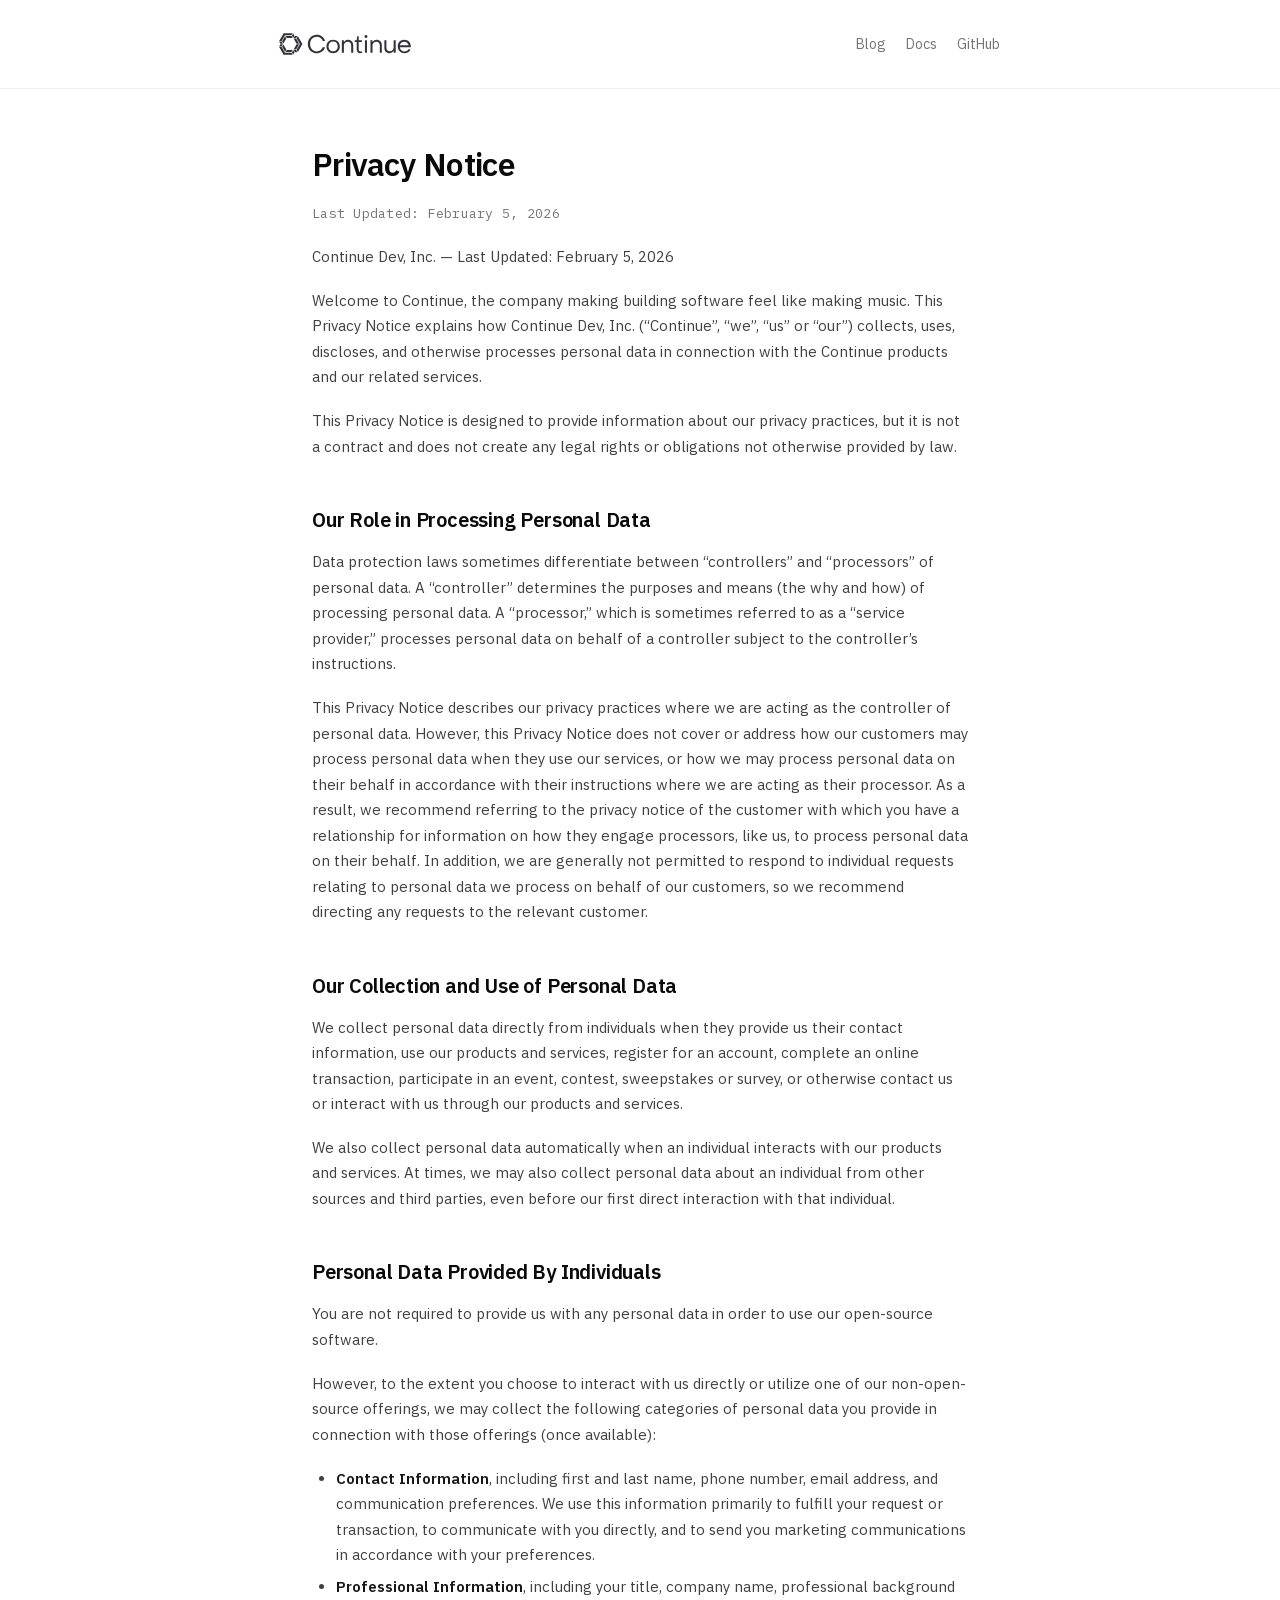
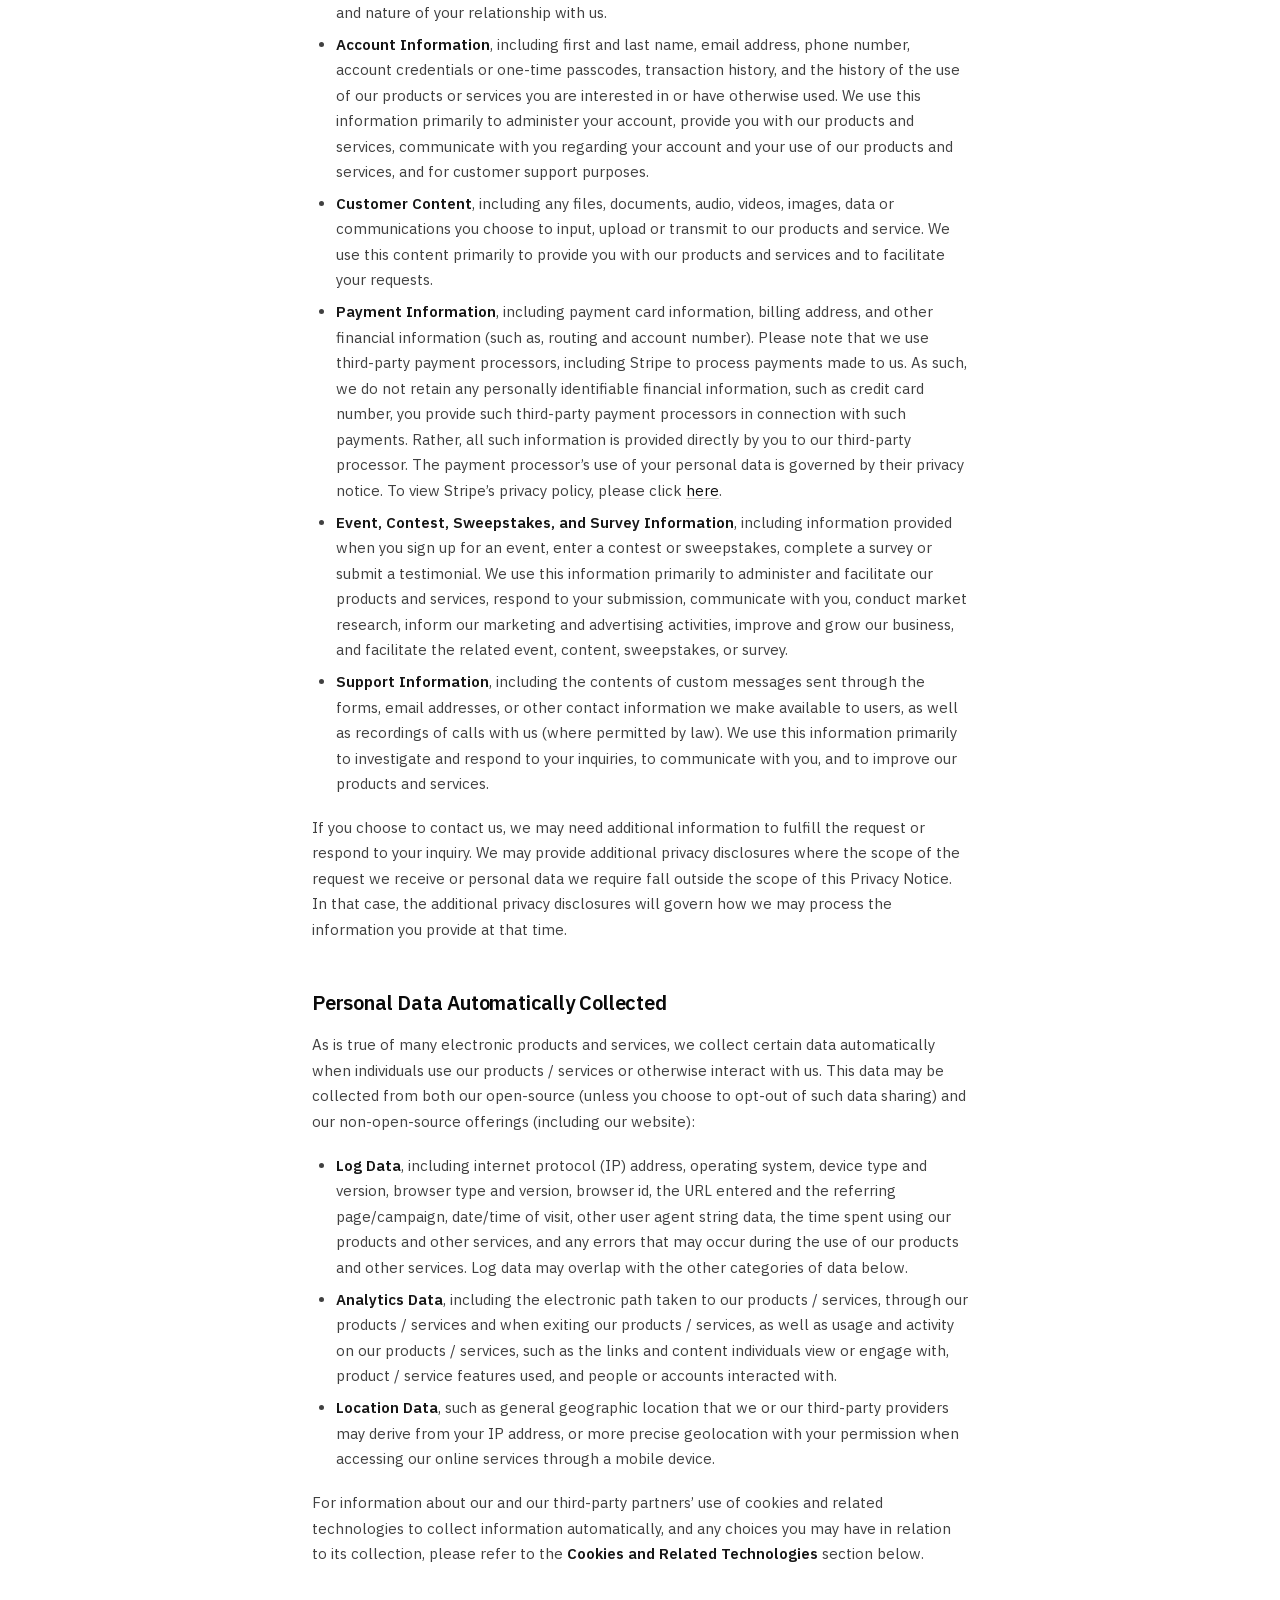
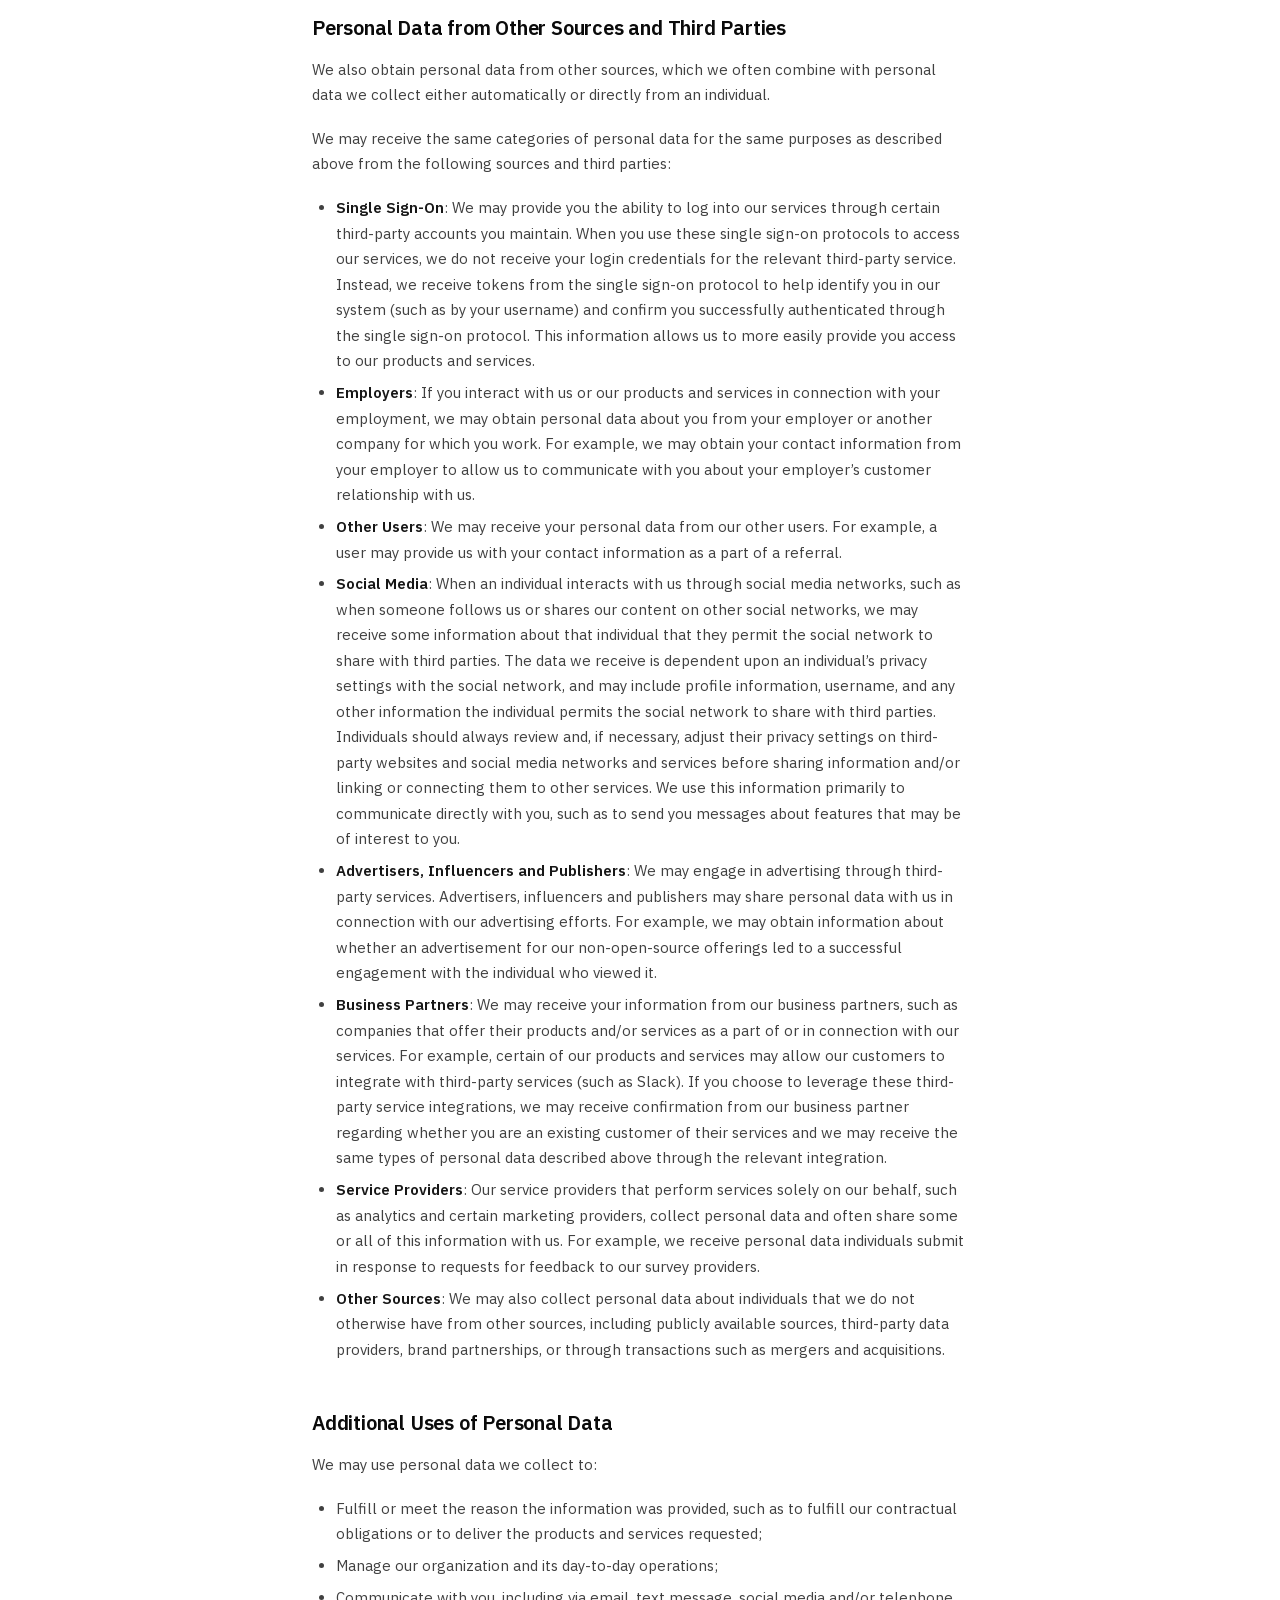
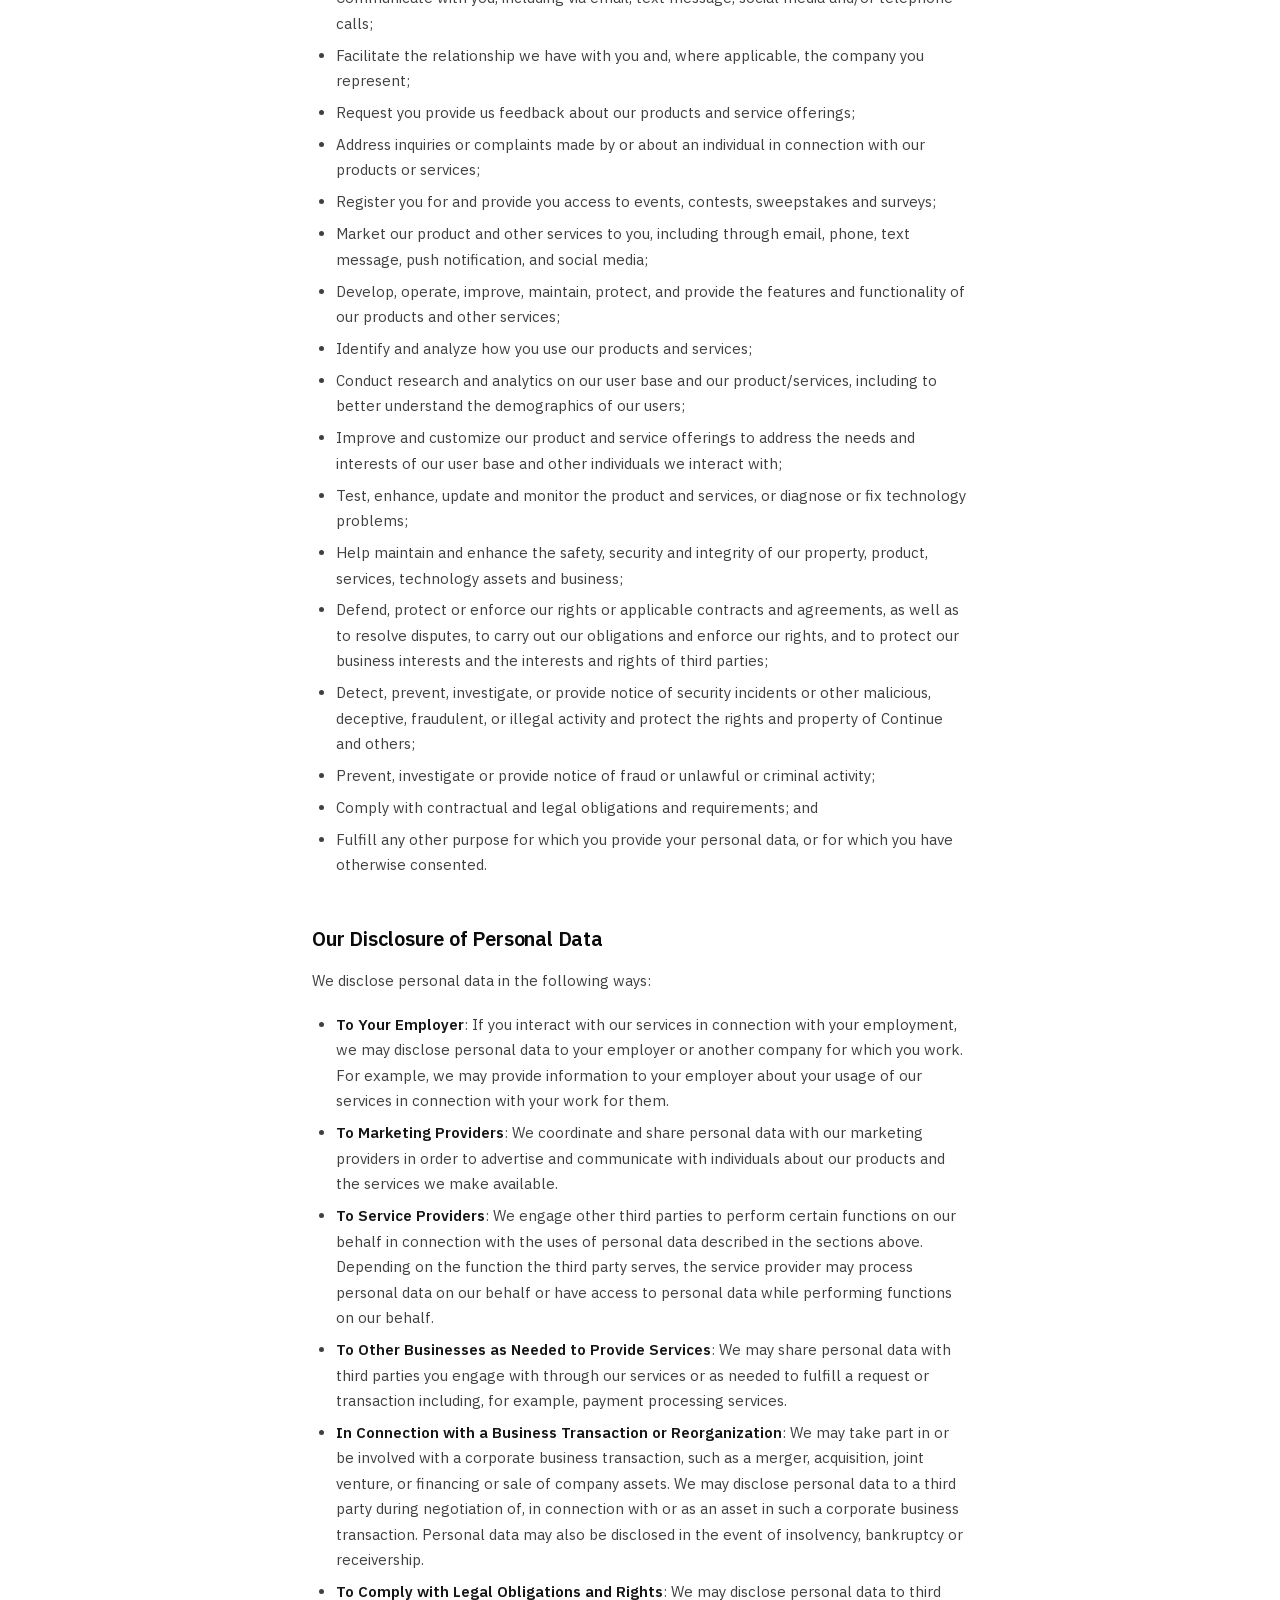
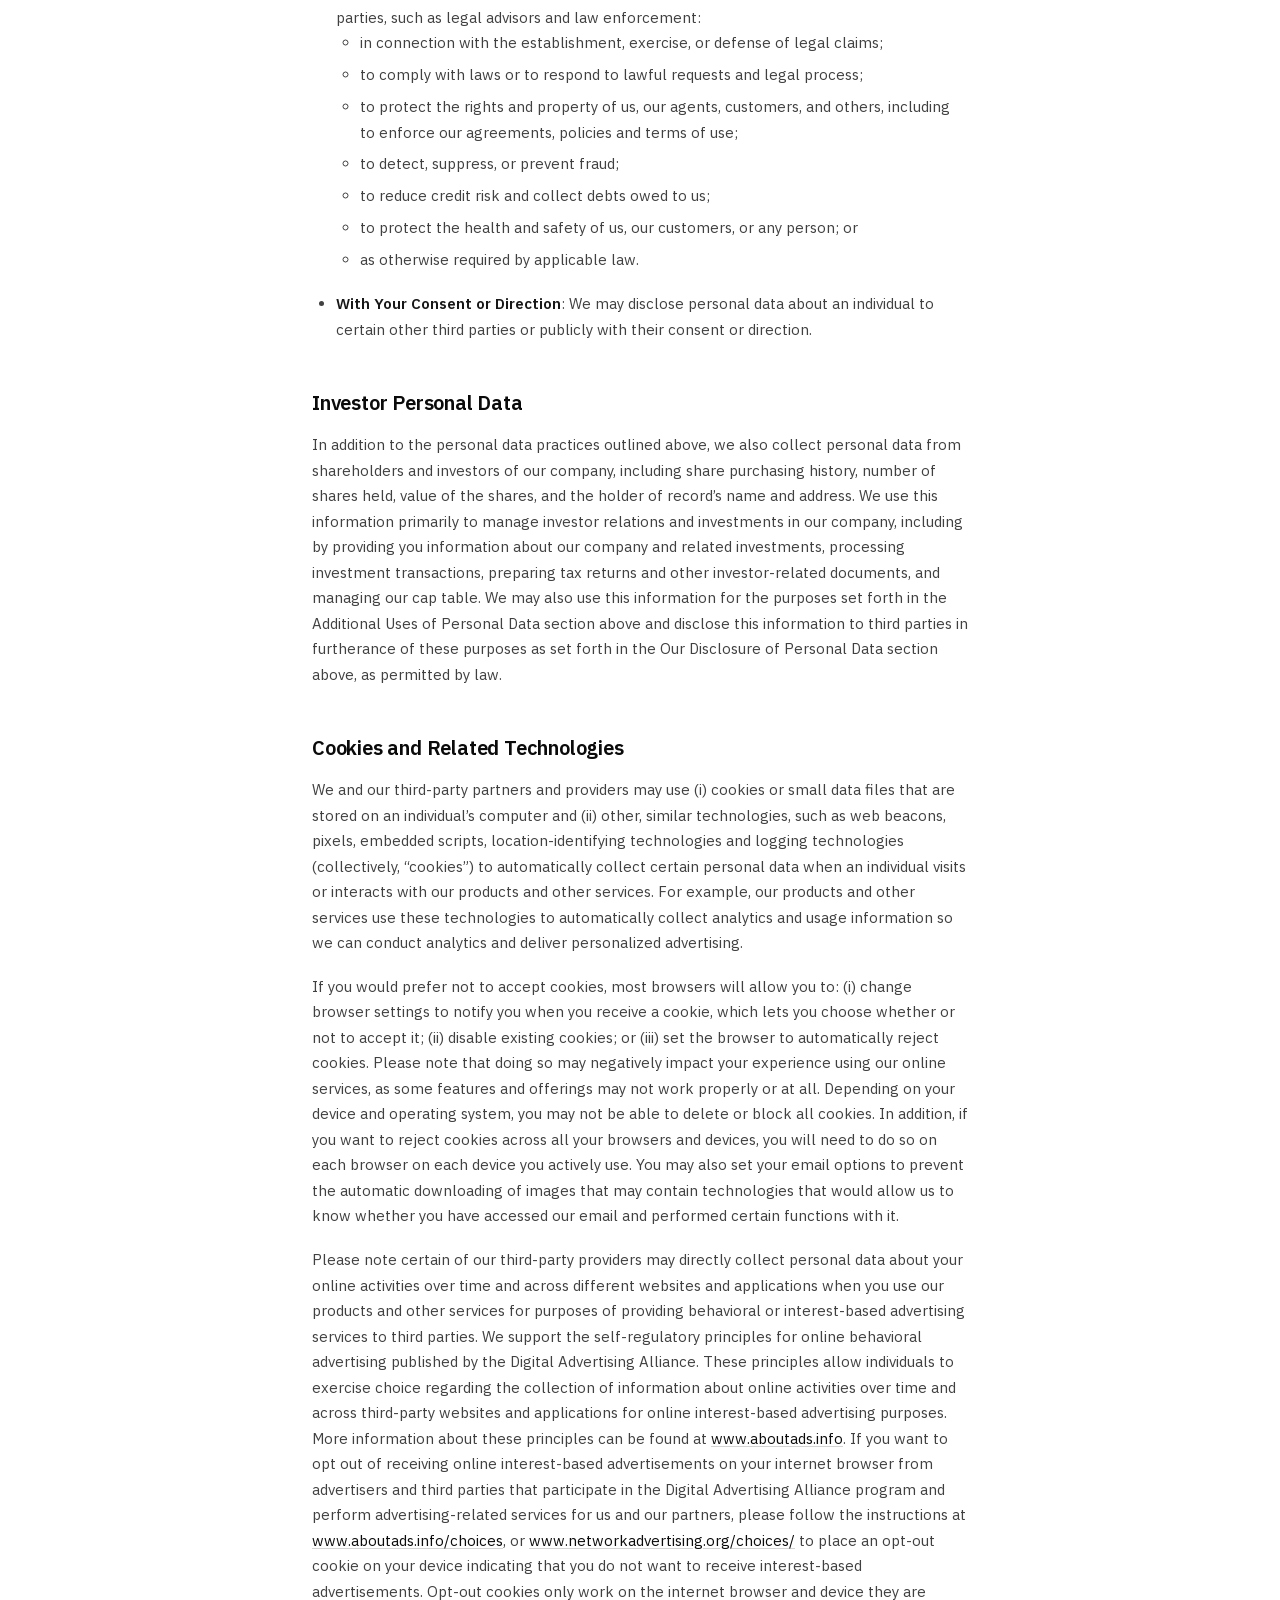
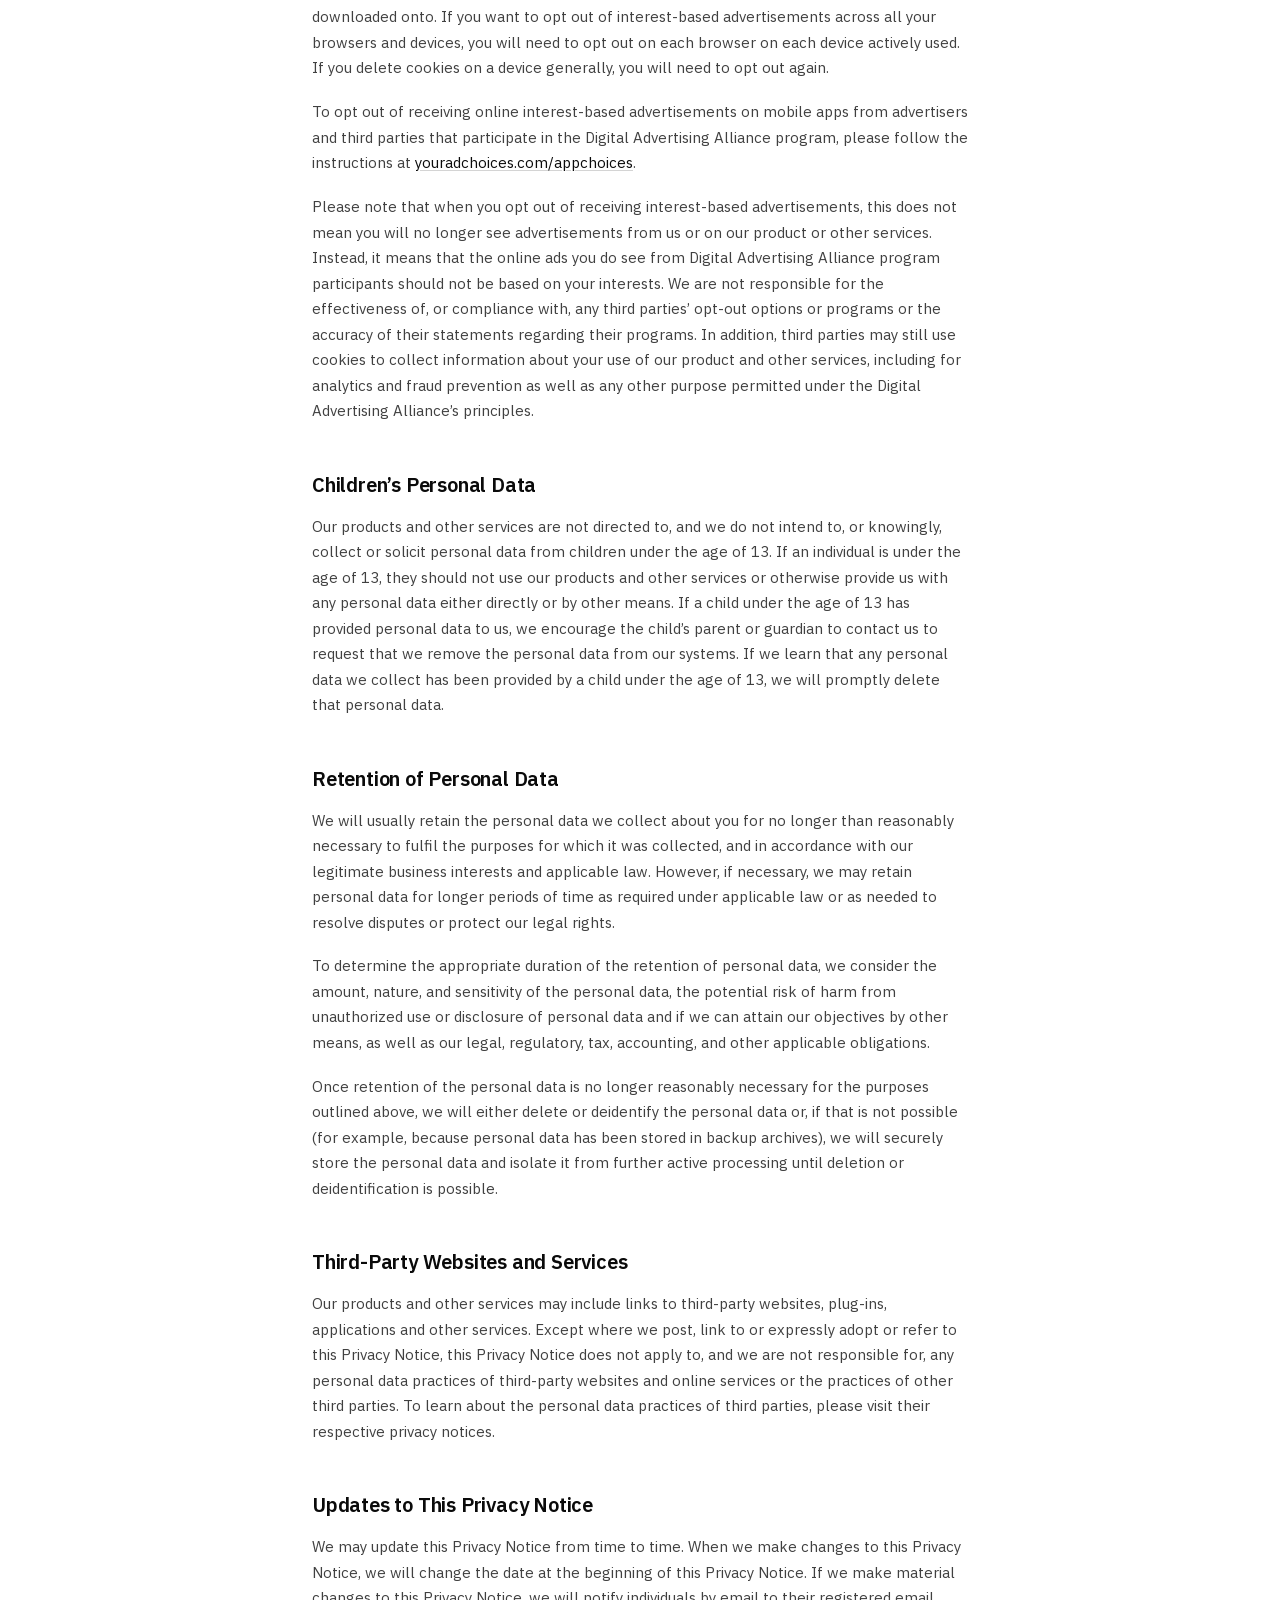
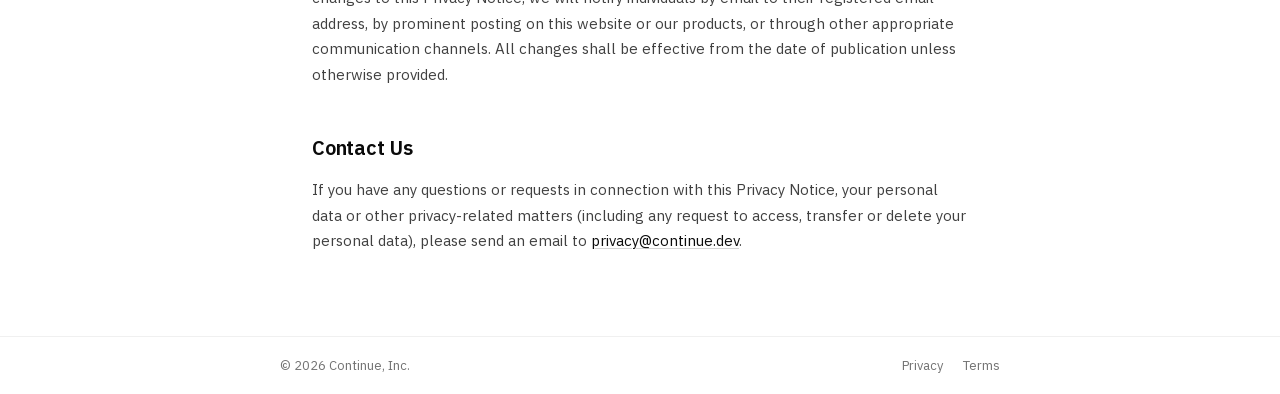
<file: privacy/index.html>
<!doctype html>
<html lang="en">
  <head>
    <meta charset="utf-8" />
    <meta name="viewport" content="width=device-width, initial-scale=1" />
    <title>Privacy Notice | Continue</title>
    <meta name="description" content="Privacy Notice for Continue Dev, Inc." />
    <link rel="icon" href="../favicon.png" />
    <link rel="stylesheet" href="../styles.css" />
  </head>
  <body class="legal">
    <header class="legal-header">
      <div class="legal-header__inner">
        <a class="logo" href="../" aria-label="Continue">
          <img src="../images/continue-logo-black.svg" alt="Continue" />
        </a>
        <nav class="site-nav">
          <a href="https://blog.continue.dev">Blog</a>
          <a href="https://docs.continue.dev">Docs</a>
          <a href="https://github.com/continuedev/continue">GitHub</a>
        </nav>
      </div>
    </header>

    <main class="legal-main">
      <article class="prose">
        <h1>Privacy Notice</h1>
        <p class="legal-meta">Last Updated: February 5, 2026</p>
<p>Continue Dev, Inc. — Last Updated: February 5, 2026</p>
      <p>Welcome to Continue, the company making building software feel like making music. This Privacy Notice explains how Continue Dev, Inc. (“Continue”, “we”, “us” or “our”) collects, uses, discloses, and otherwise processes personal data in connection with the Continue products and our related services.</p>
      <p>This Privacy Notice is designed to provide information about our privacy practices, but it is not a contract and does not create any legal rights or obligations not otherwise provided by law.</p>
      <h2>Our Role in Processing Personal Data</h2>
      <p>Data protection laws sometimes differentiate between “controllers” and “processors” of personal data. A “controller” determines the purposes and means (the why and how) of processing personal data. A “processor,” which is sometimes referred to as a “service provider,” processes personal data on behalf of a controller subject to the controller’s instructions.</p>
      <p>This Privacy Notice describes our privacy practices where we are acting as the controller of personal data. However, this Privacy Notice does not cover or address how our customers may process personal data when they use our services, or how we may process personal data on their behalf in accordance with their instructions where we are acting as their processor. As a result, we recommend referring to the privacy notice of the customer with which you have a relationship for information on how they engage processors, like us, to process personal data on their behalf. In addition, we are generally not permitted to respond to individual requests relating to personal data we process on behalf of our customers, so we recommend directing any requests to the relevant customer.</p>
      <h2>Our Collection and Use of Personal Data</h2>
      <p>We collect personal data directly from individuals when they provide us their contact information, use our products and services, register for an account, complete an online transaction, participate in an event, contest, sweepstakes or survey, or otherwise contact us or interact with us through our products and services.</p>
      <p>We also collect personal data automatically when an individual interacts with our products and services. At times, we may also collect personal data about an individual from other sources and third parties, even before our first direct interaction with that individual.</p>
      <h2>Personal Data Provided By Individuals</h2>
      <p>You are not required to provide us with any personal data in order to use our open-source software.</p>
      <p>However, to the extent you choose to interact with us directly or utilize one of our non-open-source offerings, we may collect the following categories of personal data you provide in connection with those offerings (once available):</p>
      <ul><li><strong>Contact Information</strong>, including first and last name, phone number, email address, and communication preferences. We use this information primarily to fulfill your request or transaction, to communicate with you directly, and to send you marketing communications in accordance with your preferences.</li><li><strong>Professional Information</strong>, including your title, company name, professional background and nature of your relationship with us.</li><li><strong>Account Information</strong>, including first and last name, email address, phone number, account credentials or one-time passcodes, transaction history, and the history of the use of our products or services you are interested in or have otherwise used. We use this information primarily to administer your account, provide you with our products and services, communicate with you regarding your account and your use of our products and services, and for customer support purposes.</li><li><strong>Customer Content</strong>, including any files, documents, audio, videos, images, data or communications you choose to input, upload or transmit to our products and service. We use this content primarily to provide you with our products and services and to facilitate your requests.</li><li><strong>Payment Information</strong>, including payment card information, billing address, and other financial information (such as, routing and account number). Please note that we use third-party payment processors, including Stripe to process payments made to us. As such, we do not retain any personally identifiable financial information, such as credit card number, you provide such third-party payment processors in connection with such payments. Rather, all such information is provided directly by you to our third-party processor. The payment processor’s use of your personal data is governed by their privacy notice. To view Stripe’s privacy policy, please click <a href="https://stripe.com/privacy" target="_blank" rel="noopener noreferrer">here</a>.</li><li><strong>Event, Contest, Sweepstakes, and Survey Information</strong>, including information provided when you sign up for an event, enter a contest or sweepstakes, complete a survey or submit a testimonial. We use this information primarily to administer and facilitate our products and services, respond to your submission, communicate with you, conduct market research, inform our marketing and advertising activities, improve and grow our business, and facilitate the related event, content, sweepstakes, or survey.</li><li><strong>Support Information</strong>, including the contents of custom messages sent through the forms, email addresses, or other contact information we make available to users, as well as recordings of calls with us (where permitted by law). We use this information primarily to investigate and respond to your inquiries, to communicate with you, and to improve our products and services.</li></ul>
      <p>If you choose to contact us, we may need additional information to fulfill the request or respond to your inquiry. We may provide additional privacy disclosures where the scope of the request we receive or personal data we require fall outside the scope of this Privacy Notice. In that case, the additional privacy disclosures will govern how we may process the information you provide at that time.</p>
      <h2>Personal Data Automatically Collected</h2>
      <p>As is true of many electronic products and services, we collect certain data automatically when individuals use our products / services or otherwise interact with us. This data may be collected from both our open-source (unless you choose to opt-out of such data sharing) and our non-open-source offerings (including our website):</p>
      <ul><li><strong>Log Data</strong>, including internet protocol (IP) address, operating system, device type and version, browser type and version, browser id, the URL entered and the referring page/campaign, date/time of visit, other user agent string data, the time spent using our products and other services, and any errors that may occur during the use of our products and other services. Log data may overlap with the other categories of data below.</li><li><strong>Analytics Data</strong>, including the electronic path taken to our products / services, through our products / services and when exiting our products / services, as well as usage and activity on our products / services, such as the links and content individuals view or engage with, product / service features used, and people or accounts interacted with.</li><li><strong>Location Data</strong>, such as general geographic location that we or our third-party providers may derive from your IP address, or more precise geolocation with your permission when accessing our online services through a mobile device.</li></ul>
      <p>For information about our and our third-party partners’ use of cookies and related technologies to collect information automatically, and any choices you may have in relation to its collection, please refer to the <strong>Cookies and Related Technologies</strong> section below.</p>
      <h2>Personal Data from Other Sources and Third Parties</h2>
      <p>We also obtain personal data from other sources, which we often combine with personal data we collect either automatically or directly from an individual.</p>
      <p>We may receive the same categories of personal data for the same purposes as described above from the following sources and third parties:</p>
      <ul><li><strong>Single Sign-On</strong>: We may provide you the ability to log into our services through certain third-party accounts you maintain. When you use these single sign-on protocols to access our services, we do not receive your login credentials for the relevant third-party service. Instead, we receive tokens from the single sign-on protocol to help identify you in our system (such as by your username) and confirm you successfully authenticated through the single sign-on protocol. This information allows us to more easily provide you access to our products and services.</li><li><strong>Employers</strong>: If you interact with us or our products and services in connection with your employment, we may obtain personal data about you from your employer or another company for which you work. For example, we may obtain your contact information from your employer to allow us to communicate with you about your employer’s customer relationship with us.</li><li><strong>Other Users</strong>: We may receive your personal data from our other users. For example, a user may provide us with your contact information as a part of a referral.</li><li><strong>Social Media</strong>: When an individual interacts with us through social media networks, such as when someone follows us or shares our content on other social networks, we may receive some information about that individual that they permit the social network to share with third parties. The data we receive is dependent upon an individual’s privacy settings with the social network, and may include profile information, username, and any other information the individual permits the social network to share with third parties. Individuals should always review and, if necessary, adjust their privacy settings on third-party websites and social media networks and services before sharing information and/or linking or connecting them to other services. We use this information primarily to communicate directly with you, such as to send you messages about features that may be of interest to you.</li><li><strong>Advertisers, Influencers and Publishers</strong>: We may engage in advertising through third-party services. Advertisers, influencers and publishers may share personal data with us in connection with our advertising efforts. For example, we may obtain information about whether an advertisement for our non-open-source offerings led to a successful engagement with the individual who viewed it.</li><li><strong>Business Partners</strong>: We may receive your information from our business partners, such as companies that offer their products and/or services as a part of or in connection with our services. For example, certain of our products and services may allow our customers to integrate with third-party services (such as Slack). If you choose to leverage these third-party service integrations, we may receive confirmation from our business partner regarding whether you are an existing customer of their services and we may receive the same types of personal data described above through the relevant integration.</li><li><strong>Service Providers</strong>: Our service providers that perform services solely on our behalf, such as analytics and certain marketing providers, collect personal data and often share some or all of this information with us. For example, we receive personal data individuals submit in response to requests for feedback to our survey providers.</li><li><strong>Other Sources</strong>: We may also collect personal data about individuals that we do not otherwise have from other sources, including publicly available sources, third-party data providers, brand partnerships, or through transactions such as mergers and acquisitions.</li></ul>
      <h2>Additional Uses of Personal Data</h2>
      <p>We may use personal data we collect to:</p>
      <ul><li>Fulfill or meet the reason the information was provided, such as to fulfill our contractual obligations or to deliver the products and services requested;</li><li>Manage our organization and its day-to-day operations;</li><li>Communicate with you, including via email, text message, social media and/or telephone calls;</li><li>Facilitate the relationship we have with you and, where applicable, the company you represent;</li><li>Request you provide us feedback about our products and service offerings;</li><li>Address inquiries or complaints made by or about an individual in connection with our products or services;</li><li>Register you for and provide you access to events, contests, sweepstakes and surveys;</li><li>Market our product and other services to you, including through email, phone, text message, push notification, and social media;</li><li>Develop, operate, improve, maintain, protect, and provide the features and functionality of our products and other services;</li><li>Identify and analyze how you use our products and services;</li><li>Conduct research and analytics on our user base and our product/services, including to better understand the demographics of our users;</li><li>Improve and customize our product and service offerings to address the needs and interests of our user base and other individuals we interact with;</li><li>Test, enhance, update and monitor the product and services, or diagnose or fix technology problems;</li><li>Help maintain and enhance the safety, security and integrity of our property, product, services, technology assets and business;</li><li>Defend, protect or enforce our rights or applicable contracts and agreements, as well as to resolve disputes, to carry out our obligations and enforce our rights, and to protect our business interests and the interests and rights of third parties;</li><li>Detect, prevent, investigate, or provide notice of security incidents or other malicious, deceptive, fraudulent, or illegal activity and protect the rights and property of Continue and others;</li><li>Prevent, investigate or provide notice of fraud or unlawful or criminal activity;</li><li>Comply with contractual and legal obligations and requirements; and</li><li>Fulfill any other purpose for which you provide your personal data, or for which you have otherwise consented.</li></ul>
      <h2>Our Disclosure of Personal Data</h2>
      <p>We disclose personal data in the following ways:</p>
      <ul><li><strong>To Your Employer</strong>: If you interact with our services in connection with your employment, we may disclose personal data to your employer or another company for which you work. For example, we may provide information to your employer about your usage of our services in connection with your work for them.</li><li><strong>To Marketing Providers</strong>: We coordinate and share personal data with our marketing providers in order to advertise and communicate with individuals about our products and the services we make available.</li><li><strong>To Service Providers</strong>: We engage other third parties to perform certain functions on our behalf in connection with the uses of personal data described in the sections above. Depending on the function the third party serves, the service provider may process personal data on our behalf or have access to personal data while performing functions on our behalf.</li><li><strong>To Other Businesses as Needed to Provide Services</strong>: We may share personal data with third parties you engage with through our services or as needed to fulfill a request or transaction including, for example, payment processing services.</li><li><strong>In Connection with a Business Transaction or Reorganization</strong>: We may take part in or be involved with a corporate business transaction, such as a merger, acquisition, joint venture, or financing or sale of company assets. We may disclose personal data to a third party during negotiation of, in connection with or as an asset in such a corporate business transaction. Personal data may also be disclosed in the event of insolvency, bankruptcy or receivership.</li><li><strong>To Comply with Legal Obligations and Rights</strong>: We may disclose personal data to third parties, such as legal advisors and law enforcement:
      <ul><li>in connection with the establishment, exercise, or defense of legal claims;</li><li>to comply with laws or to respond to lawful requests and legal process;</li><li>to protect the rights and property of us, our agents, customers, and others, including to enforce our agreements, policies and terms of use;</li><li>to detect, suppress, or prevent fraud;</li><li>to reduce credit risk and collect debts owed to us;</li><li>to protect the health and safety of us, our customers, or any person; or</li><li>as otherwise required by applicable law.</li></ul></li><li><strong>With Your Consent or Direction</strong>: We may disclose personal data about an individual to certain other third parties or publicly with their consent or direction.</li></ul>
      <h2>Investor Personal Data</h2>
      <p>In addition to the personal data practices outlined above, we also collect personal data from shareholders and investors of our company, including share purchasing history, number of shares held, value of the shares, and the holder of record’s name and address. We use this information primarily to manage investor relations and investments in our company, including by providing you information about our company and related investments, processing investment transactions, preparing tax returns and other investor-related documents, and managing our cap table. We may also use this information for the purposes set forth in the Additional Uses of Personal Data section above and disclose this information to third parties in furtherance of these purposes as set forth in the Our Disclosure of Personal Data section above, as permitted by law.</p>
      <h2>Cookies and Related Technologies</h2>
      <p>We and our third-party partners and providers may use (i) cookies or small data files that are stored on an individual’s computer and (ii) other, similar technologies, such as web beacons, pixels, embedded scripts, location-identifying technologies and logging technologies (collectively, “cookies”) to automatically collect certain personal data when an individual visits or interacts with our products and other services. For example, our products and other services use these technologies to automatically collect analytics and usage information so we can conduct analytics and deliver personalized advertising.</p>
      <p>If you would prefer not to accept cookies, most browsers will allow you to: (i) change browser settings to notify you when you receive a cookie, which lets you choose whether or not to accept it; (ii) disable existing cookies; or (iii) set the browser to automatically reject cookies. Please note that doing so may negatively impact your experience using our online services, as some features and offerings may not work properly or at all. Depending on your device and operating system, you may not be able to delete or block all cookies. In addition, if you want to reject cookies across all your browsers and devices, you will need to do so on each browser on each device you actively use. You may also set your email options to prevent the automatic downloading of images that may contain technologies that would allow us to know whether you have accessed our email and performed certain functions with it.</p>
      <p>Please note certain of our third-party providers may directly collect personal data about your online activities over time and across different websites and applications when you use our products and other services for purposes of providing behavioral or interest-based advertising services to third parties. We support the self-regulatory principles for online behavioral advertising published by the Digital Advertising Alliance. These principles allow individuals to exercise choice regarding the collection of information about online activities over time and across third-party websites and applications for online interest-based advertising purposes. More information about these principles can be found at <a href="http://www.aboutads.info" target="_blank" rel="noopener noreferrer">www.aboutads.info</a>. If you want to opt out of receiving online interest-based advertisements on your internet browser from advertisers and third parties that participate in the Digital Advertising Alliance program and perform advertising-related services for us and our partners, please follow the instructions at <a href="http://www.aboutads.info/choices" target="_blank" rel="noopener noreferrer">www.aboutads.info/choices</a>, or <a href="http://www.networkadvertising.org/choices/" target="_blank" rel="noopener noreferrer">www.networkadvertising.org/choices/</a> to place an opt-out cookie on your device indicating that you do not want to receive interest-based advertisements. Opt-out cookies only work on the internet browser and device they are downloaded onto. If you want to opt out of interest-based advertisements across all your browsers and devices, you will need to opt out on each browser on each device actively used. If you delete cookies on a device generally, you will need to opt out again.</p>
      <p>To opt out of receiving online interest-based advertisements on mobile apps from advertisers and third parties that participate in the Digital Advertising Alliance program, please follow the instructions at <a href="https://youradchoices.com/appchoices" target="_blank" rel="noopener noreferrer">youradchoices.com/appchoices</a>.</p>
      <p>Please note that when you opt out of receiving interest-based advertisements, this does not mean you will no longer see advertisements from us or on our product or other services. Instead, it means that the online ads you do see from Digital Advertising Alliance program participants should not be based on your interests. We are not responsible for the effectiveness of, or compliance with, any third parties’ opt-out options or programs or the accuracy of their statements regarding their programs. In addition, third parties may still use cookies to collect information about your use of our product and other services, including for analytics and fraud prevention as well as any other purpose permitted under the Digital Advertising Alliance’s principles.</p>
      <h2>Children’s Personal Data</h2>
      <p>Our products and other services are not directed to, and we do not intend to, or knowingly, collect or solicit personal data from children under the age of 13. If an individual is under the age of 13, they should not use our products and other services or otherwise provide us with any personal data either directly or by other means. If a child under the age of 13 has provided personal data to us, we encourage the child’s parent or guardian to contact us to request that we remove the personal data from our systems. If we learn that any personal data we collect has been provided by a child under the age of 13, we will promptly delete that personal data.</p>
      <h2>Retention of Personal Data</h2>
      <p>We will usually retain the personal data we collect about you for no longer than reasonably necessary to fulfil the purposes for which it was collected, and in accordance with our legitimate business interests and applicable law. However, if necessary, we may retain personal data for longer periods of time as required under applicable law or as needed to resolve disputes or protect our legal rights.</p>
      <p>To determine the appropriate duration of the retention of personal data, we consider the amount, nature, and sensitivity of the personal data, the potential risk of harm from unauthorized use or disclosure of personal data and if we can attain our objectives by other means, as well as our legal, regulatory, tax, accounting, and other applicable obligations.</p>
      <p>Once retention of the personal data is no longer reasonably necessary for the purposes outlined above, we will either delete or deidentify the personal data or, if that is not possible (for example, because personal data has been stored in backup archives), we will securely store the personal data and isolate it from further active processing until deletion or deidentification is possible.</p>
      <h2>Third-Party Websites and Services</h2>
      <p>Our products and other services may include links to third-party websites, plug-ins, applications and other services. Except where we post, link to or expressly adopt or refer to this Privacy Notice, this Privacy Notice does not apply to, and we are not responsible for, any personal data practices of third-party websites and online services or the practices of other third parties. To learn about the personal data practices of third parties, please visit their respective privacy notices.</p>
      <h2>Updates to This Privacy Notice</h2>
      <p>We may update this Privacy Notice from time to time. When we make changes to this Privacy Notice, we will change the date at the beginning of this Privacy Notice. If we make material changes to this Privacy Notice, we will notify individuals by email to their registered email address, by prominent posting on this website or our products, or through other appropriate communication channels. All changes shall be effective from the date of publication unless otherwise provided.</p>
      <h2>Contact Us</h2>
      <p>If you have any questions or requests in connection with this Privacy Notice, your personal data or other privacy-related matters (including any request to access, transfer or delete your personal data), please send an email to <a href="mailto:privacy@continue.dev">privacy@continue.dev</a>.</p>
      </article>
    </main>

    <footer class="legal-footer">
      <div class="legal-footer__inner">
        <span>&copy; 2026 Continue, Inc.</span>
        <nav>
          <a href="../privacy/">Privacy</a>
          <a href="../terms-conditions/">Terms</a>
        </nav>
      </div>
    </footer>
  </body>
</html>
</file>
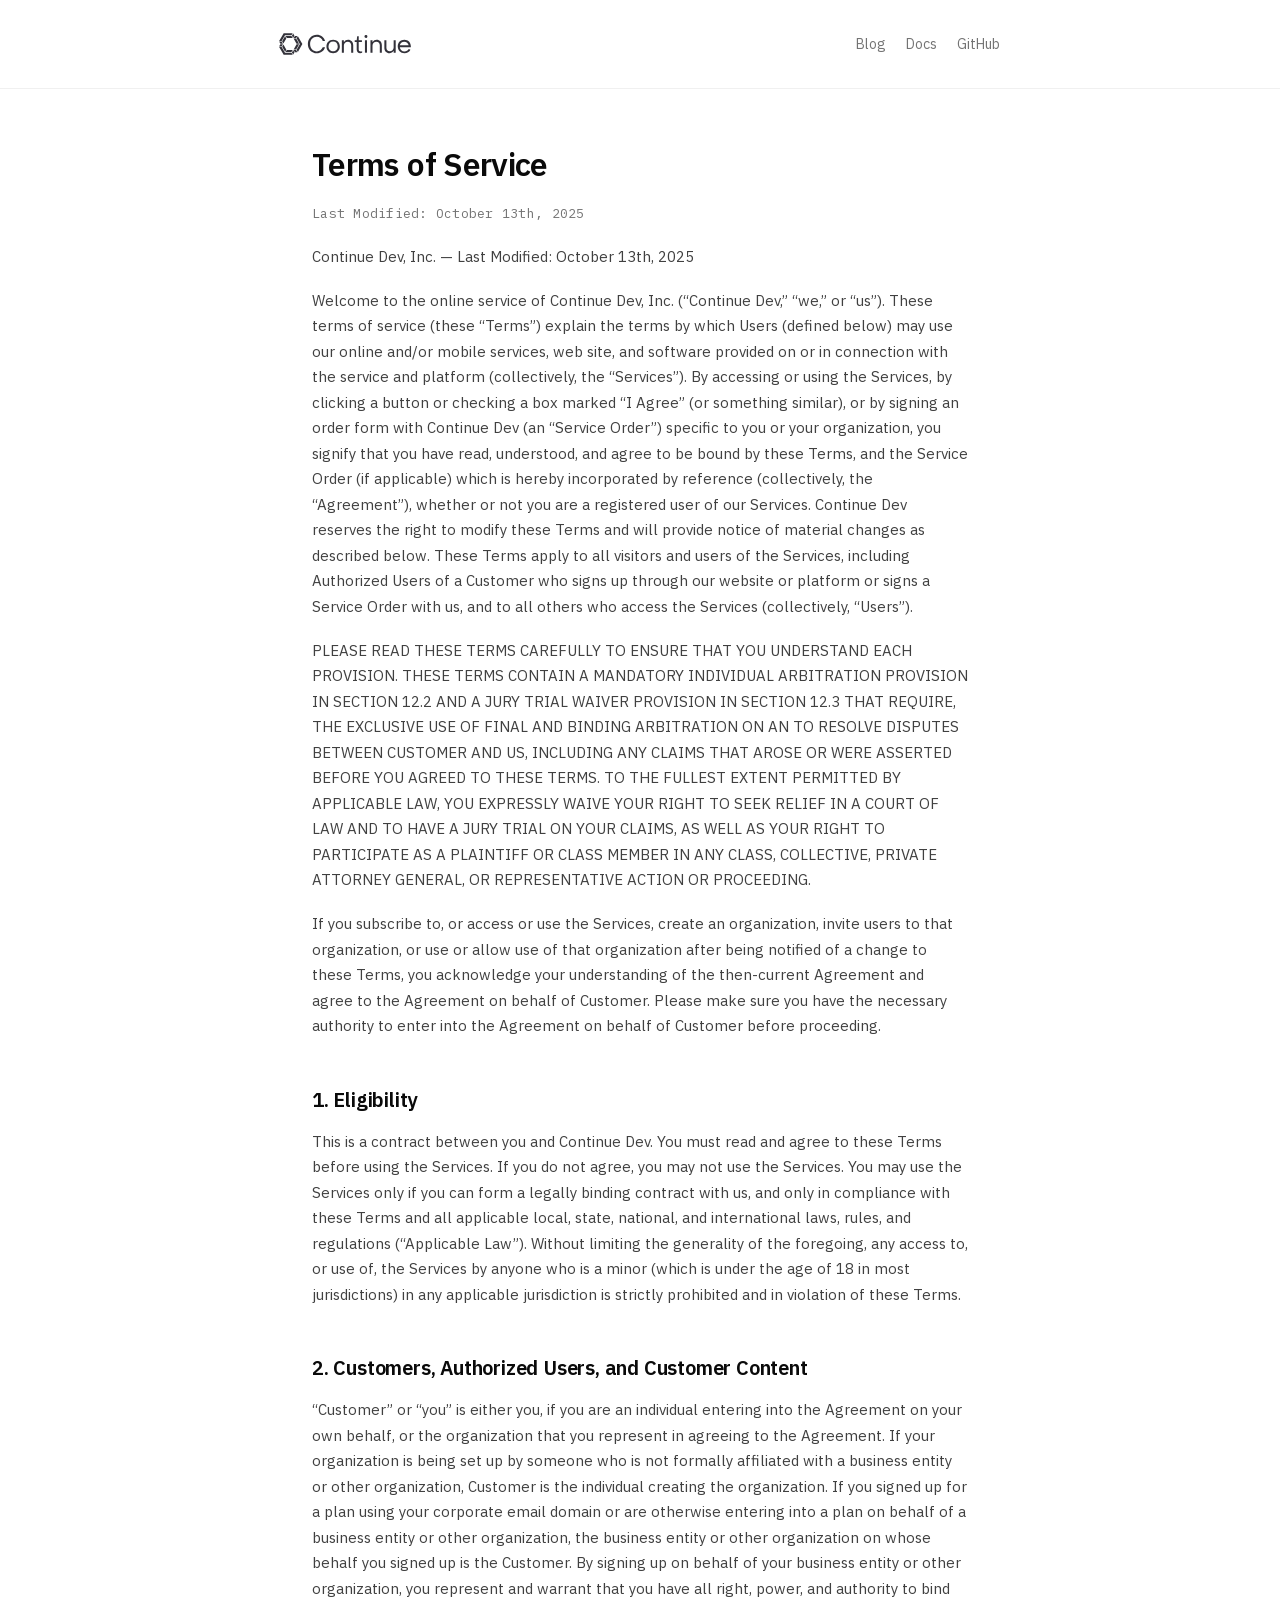
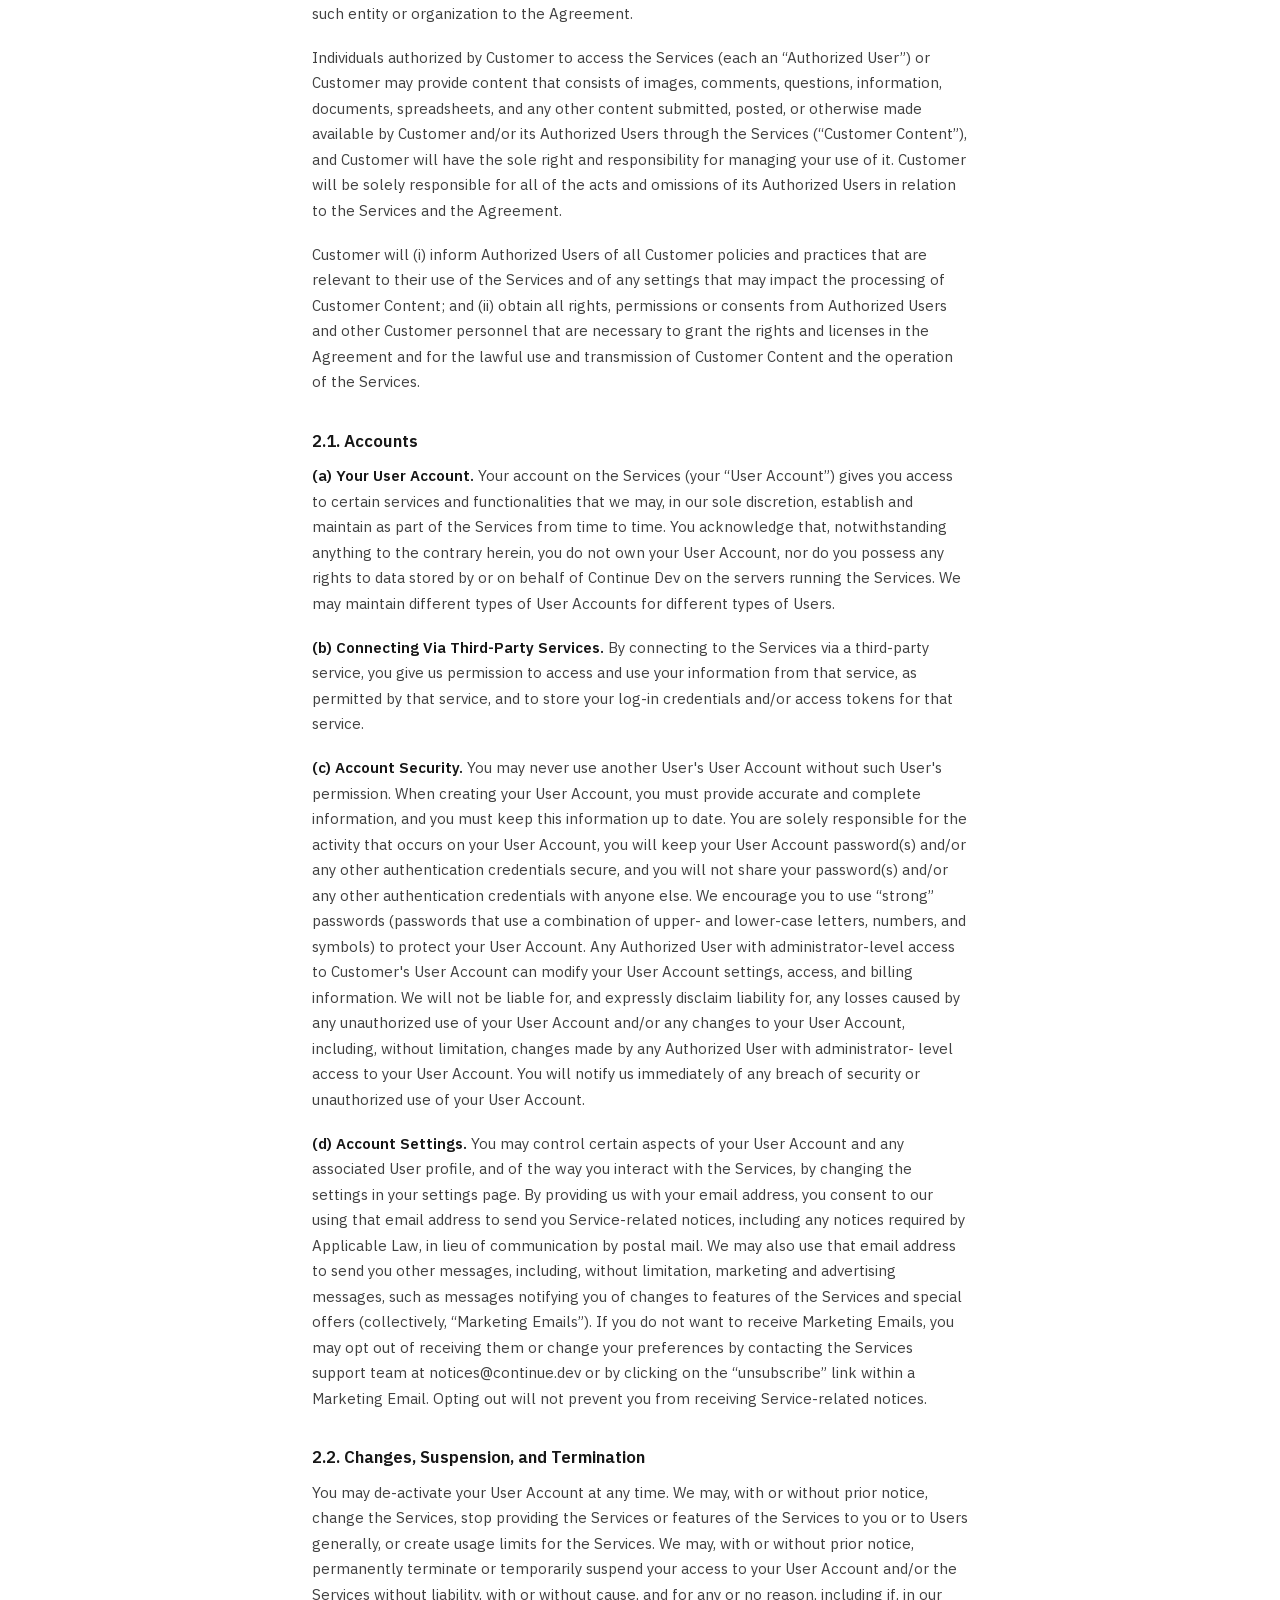
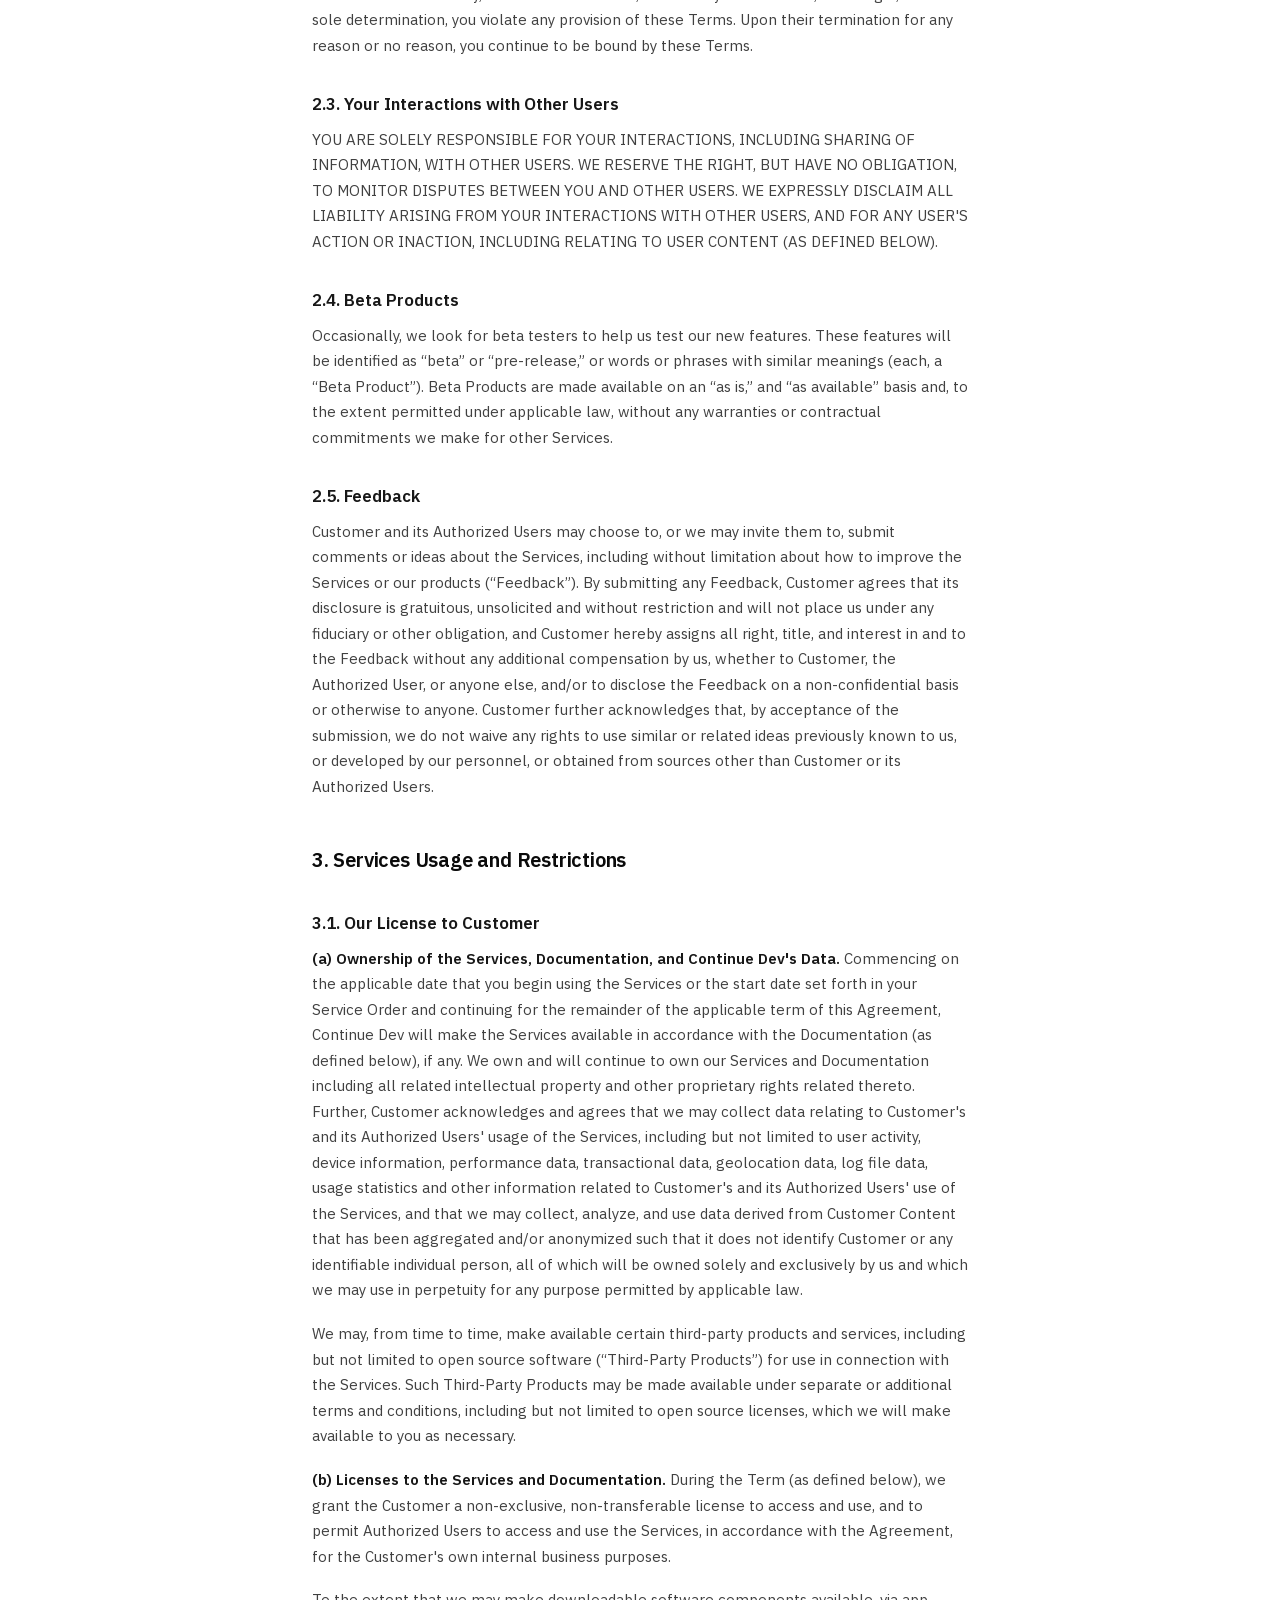
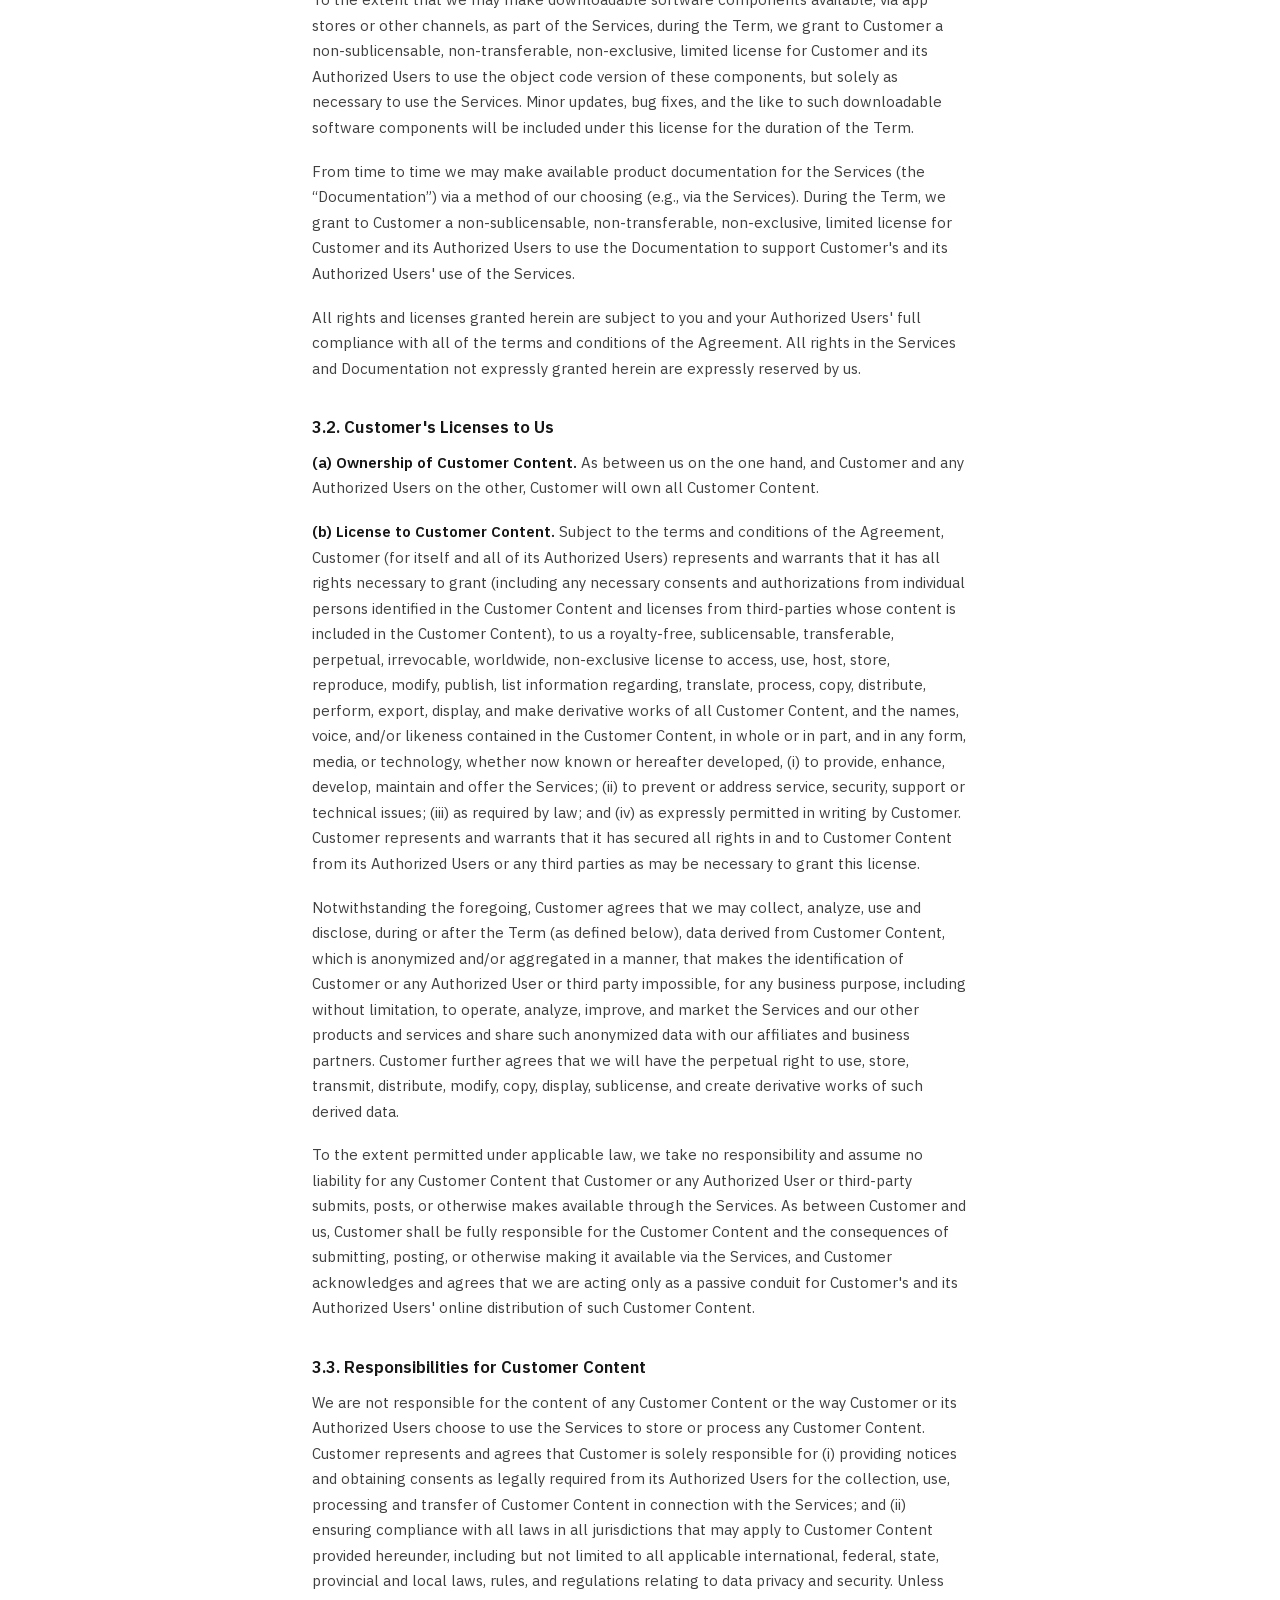
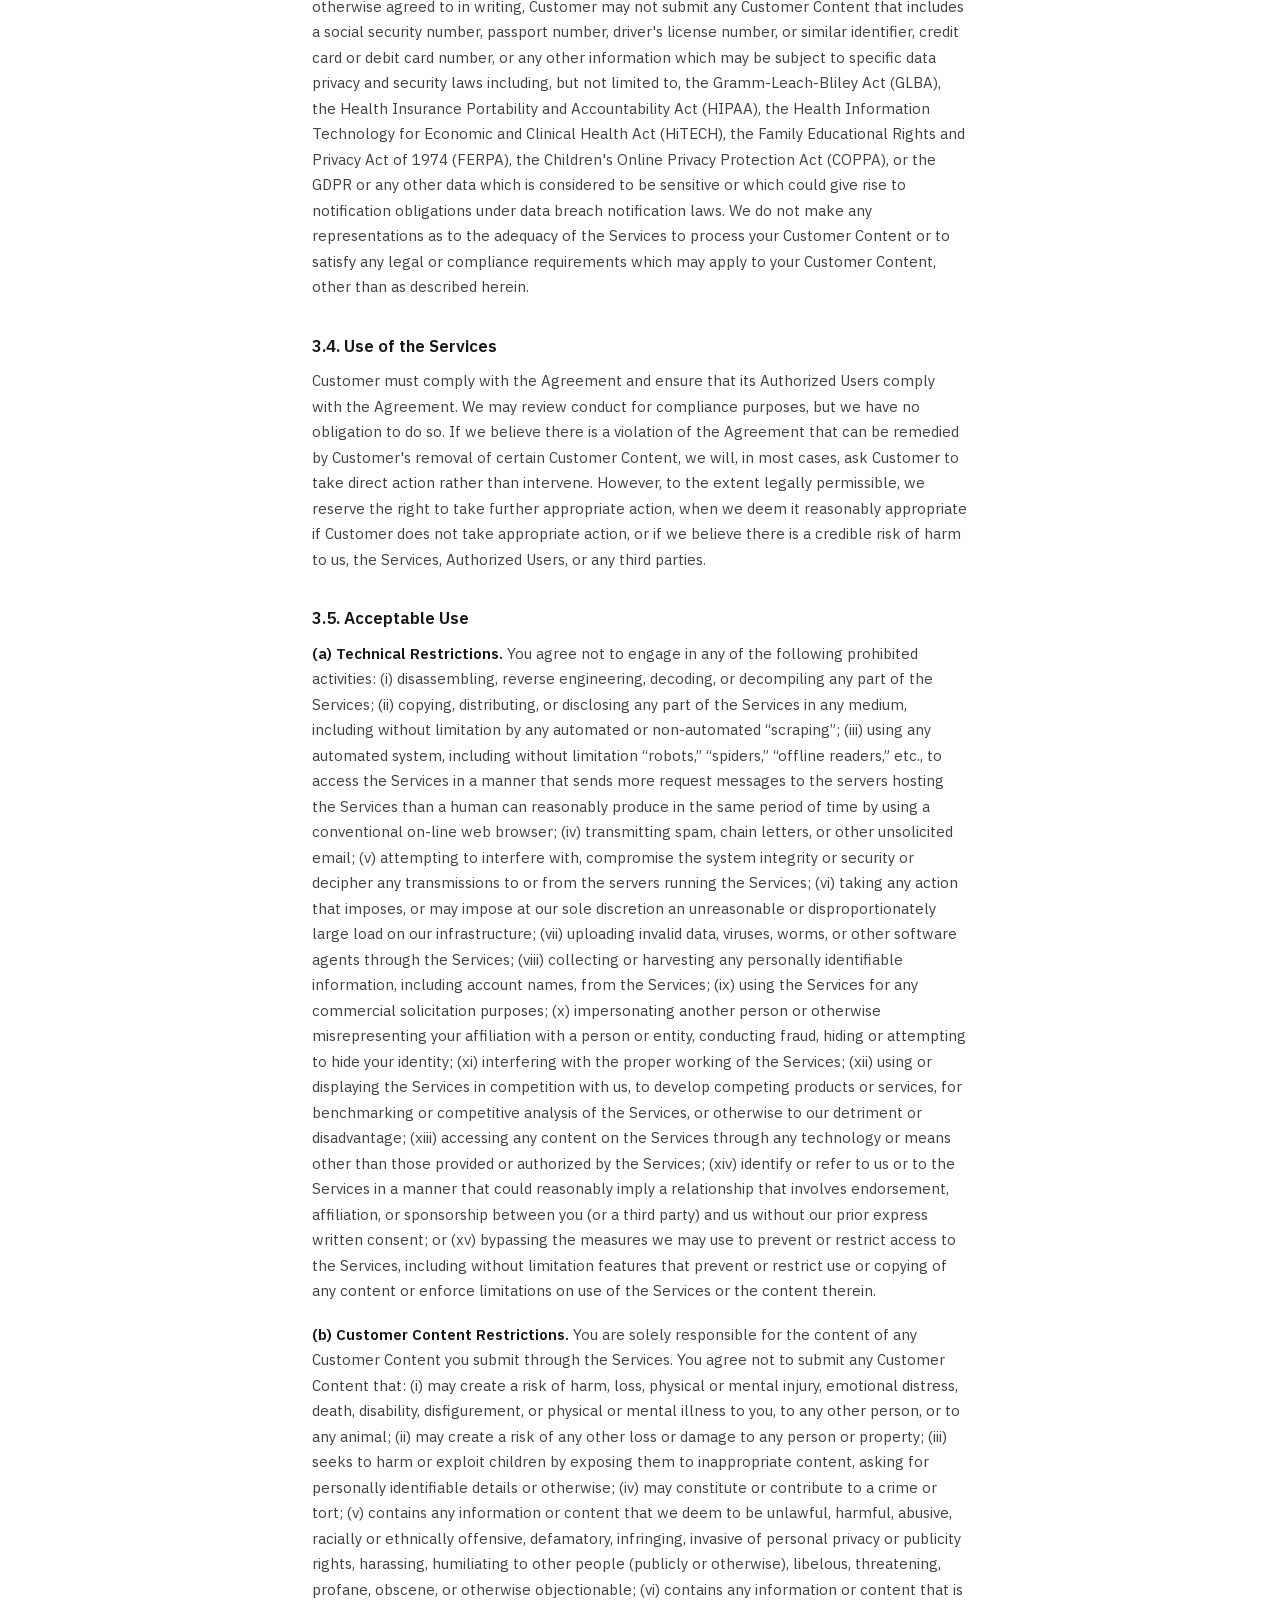
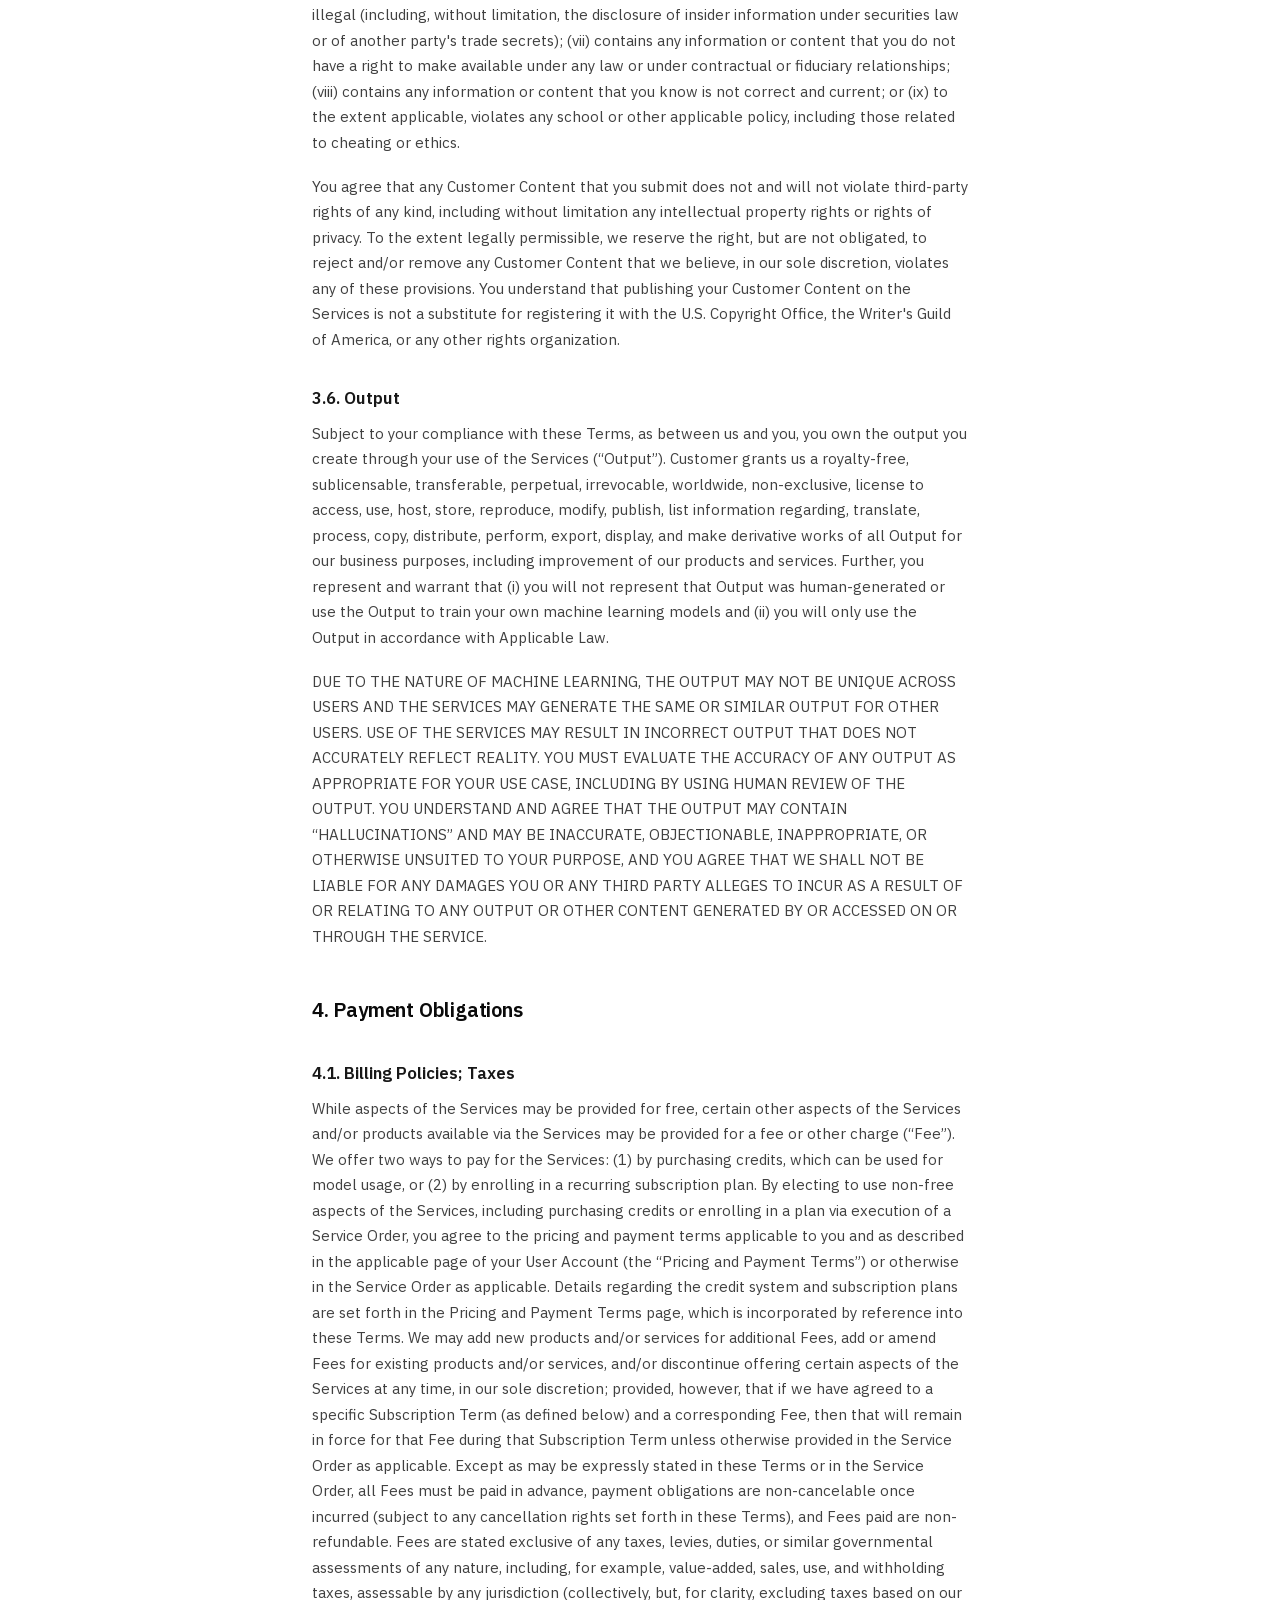
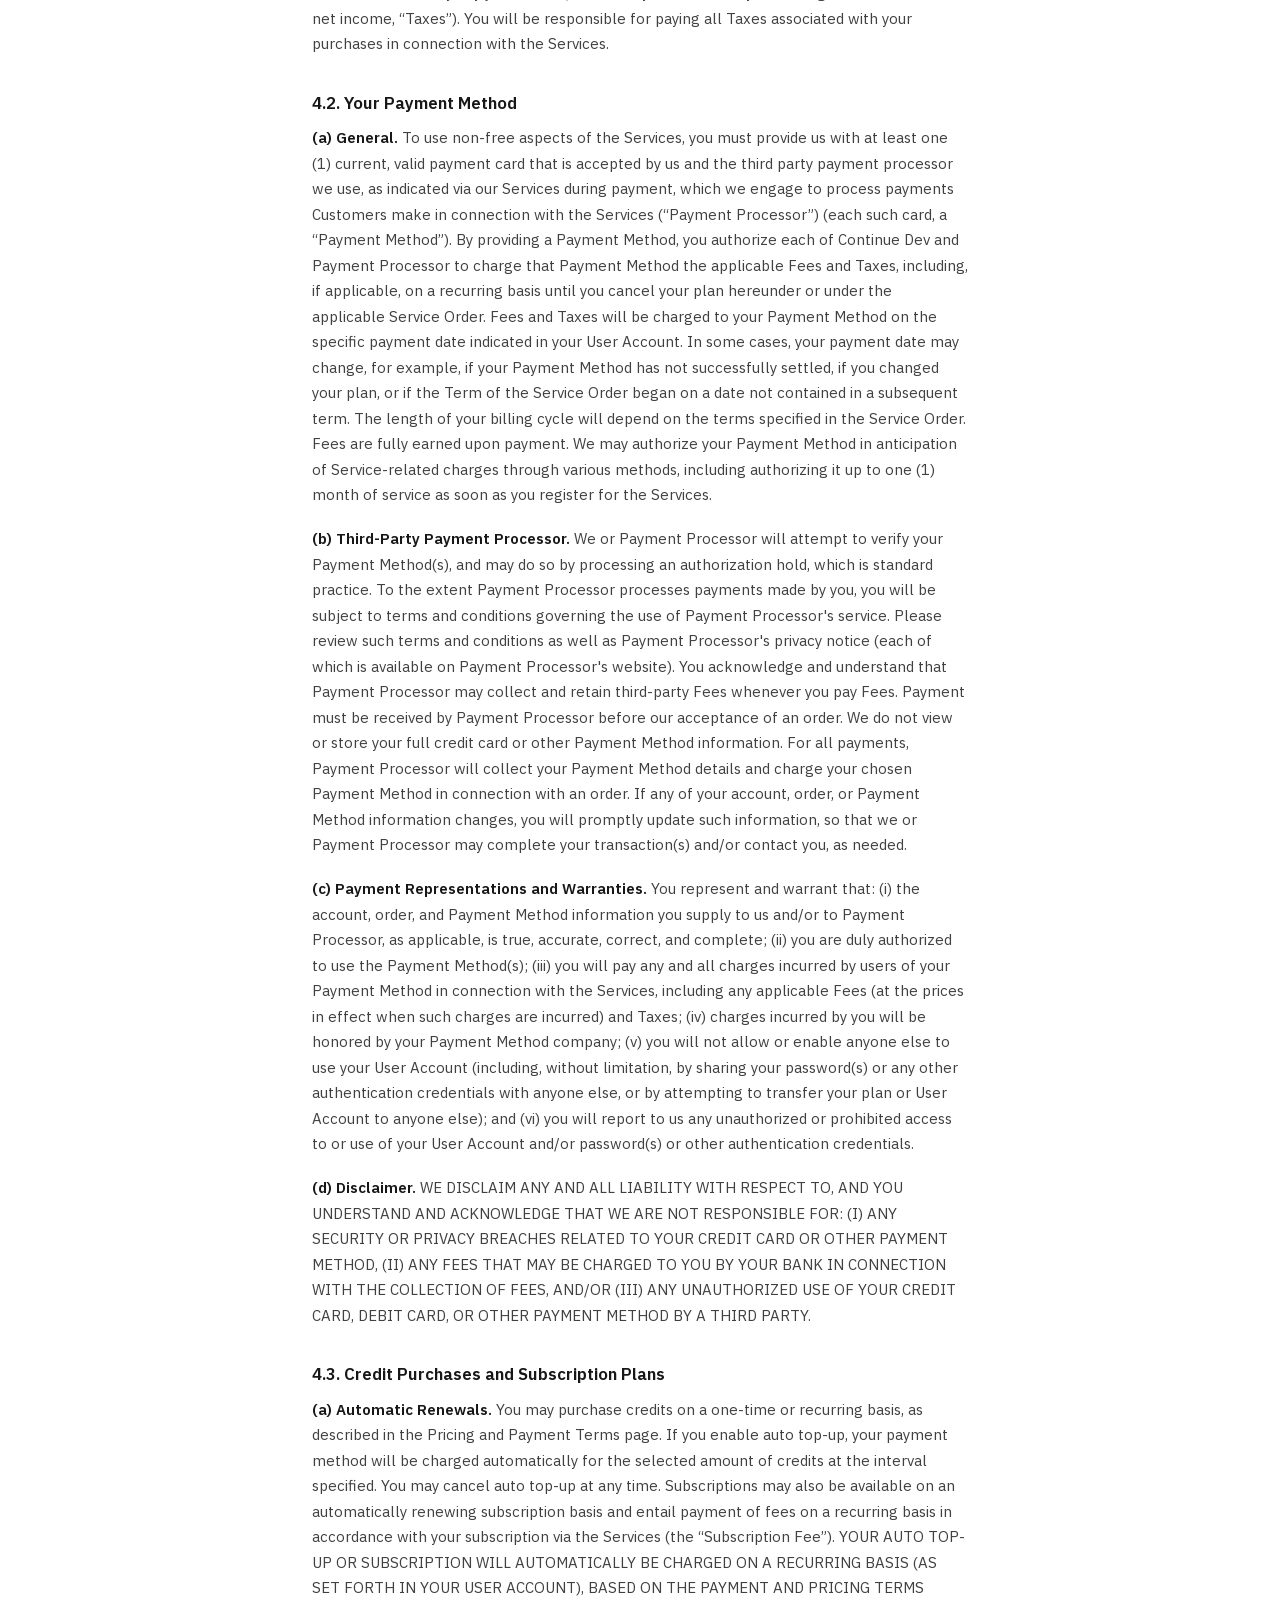
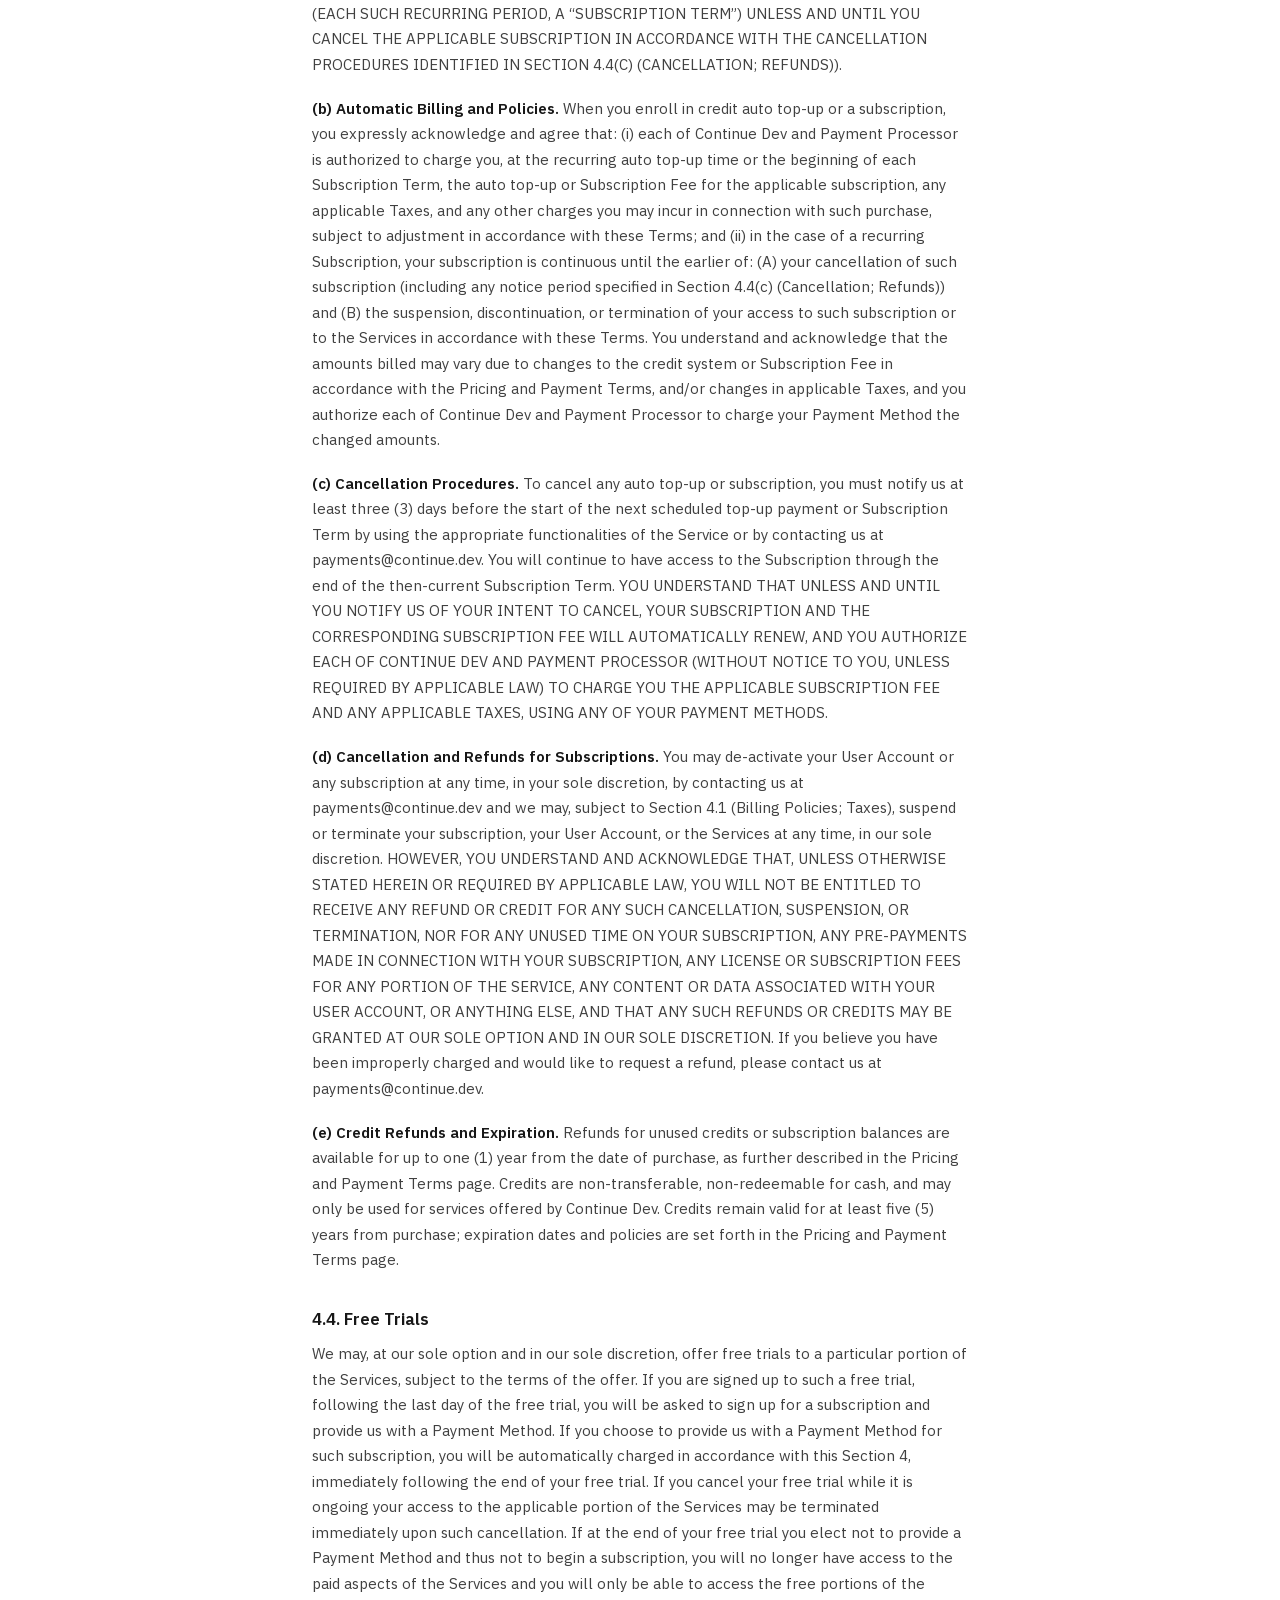
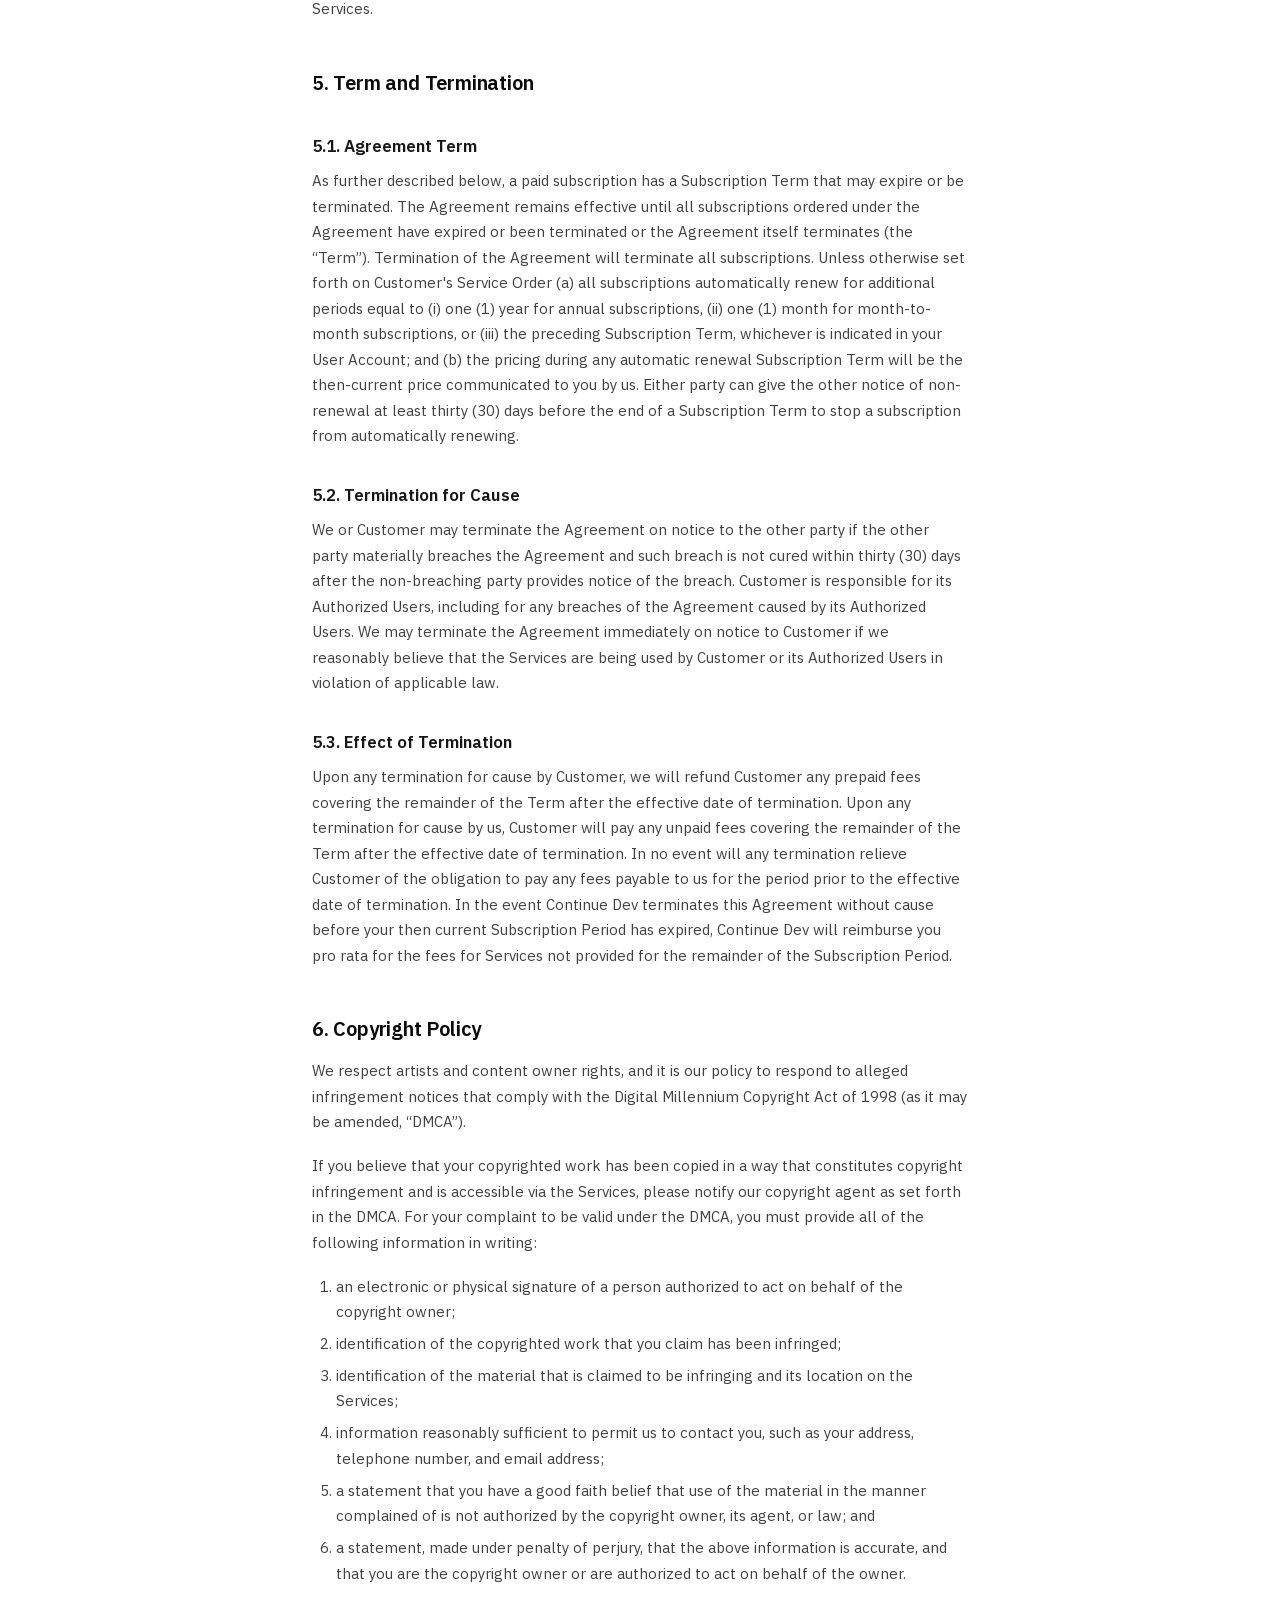
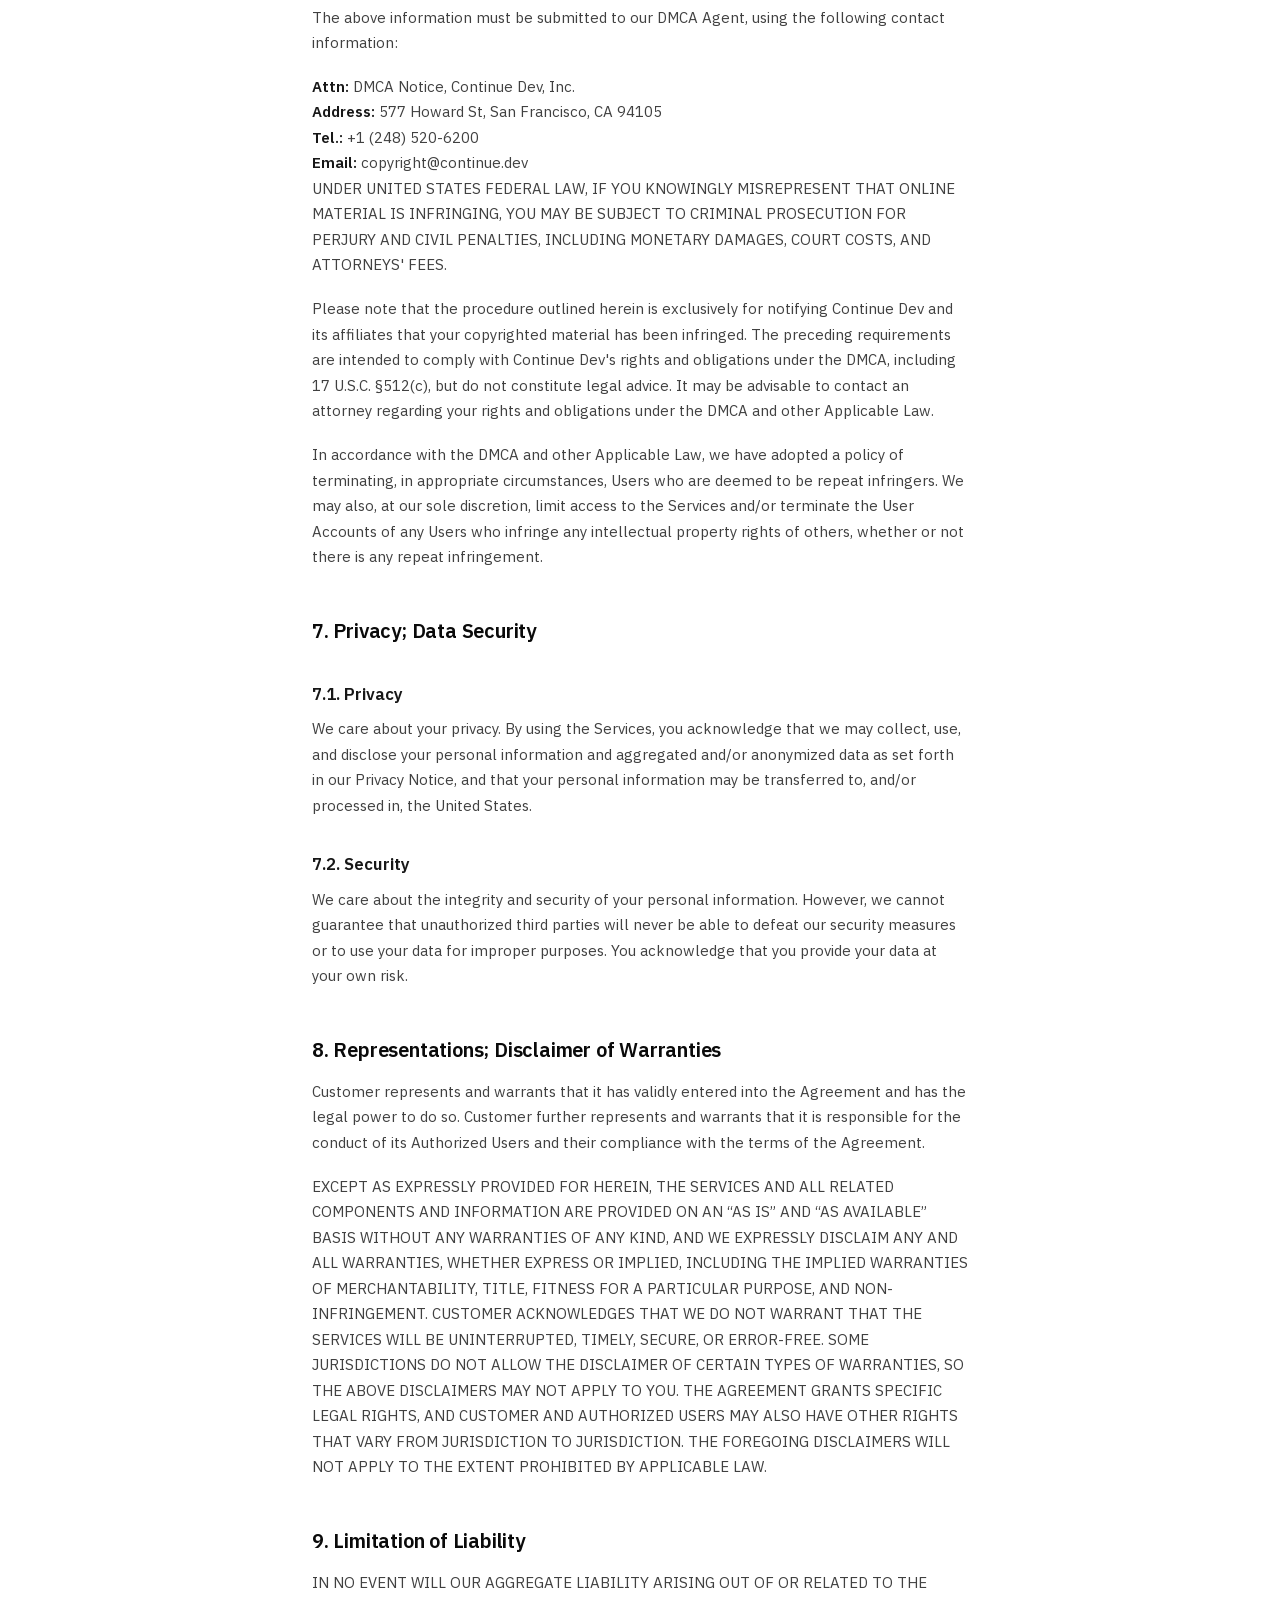
<file: terms-conditions/index.html>
<!doctype html>
<html lang="en">
  <head>
    <meta charset="utf-8" />
    <meta name="viewport" content="width=device-width, initial-scale=1" />
    <title>Terms of Service | Continue</title>
    <meta name="description" content="Terms of Service for Continue Dev, Inc." />
    <link rel="icon" href="../favicon.png" />
    <link rel="stylesheet" href="../styles.css" />
  </head>
  <body class="legal">
    <header class="legal-header">
      <div class="legal-header__inner">
        <a class="logo" href="../" aria-label="Continue">
          <img src="../images/continue-logo-black.svg" alt="Continue" />
        </a>
        <nav class="site-nav">
          <a href="https://blog.continue.dev">Blog</a>
          <a href="https://docs.continue.dev">Docs</a>
          <a href="https://github.com/continuedev/continue">GitHub</a>
        </nav>
      </div>
    </header>

    <main class="legal-main">
      <article class="prose">
        <h1>Terms of Service</h1>
        <p class="legal-meta">Last Modified: October 13th, 2025</p>
<p>Continue Dev, Inc. — Last Modified: October 13th, 2025</p>
      <p>Welcome to the online service of Continue Dev, Inc. (“Continue Dev,” “we,” or “us”). These terms of service (these “Terms”) explain the terms by which Users (defined below) may use our online and/or mobile services, web site, and software provided on or in connection with the service and platform (collectively, the “Services”). By accessing or using the Services, by clicking a button or checking a box marked “I Agree” (or something similar), or by signing an order form with Continue Dev (an “Service Order”) specific to you or your organization, you signify that you have read, understood, and agree to be bound by these Terms, and the Service Order (if applicable) which is hereby incorporated by reference (collectively, the “Agreement”), whether or not you are a registered user of our Services. Continue Dev reserves the right to modify these Terms and will provide notice of material changes as described below. These Terms apply to all visitors and users of the Services, including Authorized Users of a Customer who signs up through our website or platform or signs a Service Order with us, and to all others who access the Services (collectively, “Users”).</p>
      <p>PLEASE READ THESE TERMS CAREFULLY TO ENSURE THAT YOU UNDERSTAND EACH PROVISION. THESE TERMS CONTAIN A MANDATORY INDIVIDUAL ARBITRATION PROVISION IN SECTION 12.2 AND A JURY TRIAL WAIVER PROVISION IN SECTION 12.3 THAT REQUIRE, THE EXCLUSIVE USE OF FINAL AND BINDING ARBITRATION ON AN TO RESOLVE DISPUTES BETWEEN CUSTOMER AND US, INCLUDING ANY CLAIMS THAT AROSE OR WERE ASSERTED BEFORE YOU AGREED TO THESE TERMS. TO THE FULLEST EXTENT PERMITTED BY APPLICABLE LAW, YOU EXPRESSLY WAIVE YOUR RIGHT TO SEEK RELIEF IN A COURT OF LAW AND TO HAVE A JURY TRIAL ON YOUR CLAIMS, AS WELL AS YOUR RIGHT TO PARTICIPATE AS A PLAINTIFF OR CLASS MEMBER IN ANY CLASS, COLLECTIVE, PRIVATE ATTORNEY GENERAL, OR REPRESENTATIVE ACTION OR PROCEEDING.</p>
      <p>If you subscribe to, or access or use the Services, create an organization, invite users to that organization, or use or allow use of that organization after being notified of a change to these Terms, you acknowledge your understanding of the then-current Agreement and agree to the Agreement on behalf of Customer. Please make sure you have the necessary authority to enter into the Agreement on behalf of Customer before proceeding.</p>
      <h2>1. Eligibility</h2>
      <p>This is a contract between you and Continue Dev. You must read and agree to these Terms before using the Services. If you do not agree, you may not use the Services. You may use the Services only if you can form a legally binding contract with us, and only in compliance with these Terms and all applicable local, state, national, and international laws, rules, and regulations (“Applicable Law”). Without limiting the generality of the foregoing, any access to, or use of, the Services by anyone who is a minor (which is under the age of 18 in most jurisdictions) in any applicable jurisdiction is strictly prohibited and in violation of these Terms.</p>
      <h2>2. Customers, Authorized Users, and Customer Content</h2>
      <p>“Customer” or “you” is either you, if you are an individual entering into the Agreement on your own behalf, or the organization that you represent in agreeing to the Agreement. If your organization is being set up by someone who is not formally affiliated with a business entity or other organization, Customer is the individual creating the organization. If you signed up for a plan using your corporate email domain or are otherwise entering into a plan on behalf of a business entity or other organization, the business entity or other organization on whose behalf you signed up is the Customer. By signing up on behalf of your business entity or other organization, you represent and warrant that you have all right, power, and authority to bind such entity or organization to the Agreement.</p>
      <p>Individuals authorized by Customer to access the Services (each an “Authorized User”) or Customer may provide content that consists of images, comments, questions, information, documents, spreadsheets, and any other content submitted, posted, or otherwise made available by Customer and/or its Authorized Users through the Services (“Customer Content”), and Customer will have the sole right and responsibility for managing your use of it. Customer will be solely responsible for all of the acts and omissions of its Authorized Users in relation to the Services and the Agreement.</p>
      <p>Customer will (i) inform Authorized Users of all Customer policies and practices that are relevant to their use of the Services and of any settings that may impact the processing of Customer Content; and (ii) obtain all rights, permissions or consents from Authorized Users and other Customer personnel that are necessary to grant the rights and licenses in the Agreement and for the lawful use and transmission of Customer Content and the operation of the Services.</p>
      <h3>2.1. Accounts</h3>
      <p><strong>(a) Your User Account.</strong> Your account on the Services (your “User Account”) gives you access to certain services and functionalities that we may, in our sole discretion, establish and maintain as part of the Services from time to time. You acknowledge that, notwithstanding anything to the contrary herein, you do not own your User Account, nor do you possess any rights to data stored by or on behalf of Continue Dev on the servers running the Services. We may maintain different types of User Accounts for different types of Users.</p>
      <p><strong>(b) Connecting Via Third-Party Services.</strong> By connecting to the Services via a third-party service, you give us permission to access and use your information from that service, as permitted by that service, and to store your log-in credentials and/or access tokens for that service.</p>
      <p><strong>(c) Account Security.</strong> You may never use another User's User Account without such User's permission. When creating your User Account, you must provide accurate and complete information, and you must keep this information up to date. You are solely responsible for the activity that occurs on your User Account, you will keep your User Account password(s) and/or any other authentication credentials secure, and you will not share your password(s) and/or any other authentication credentials with anyone else. We encourage you to use “strong” passwords (passwords that use a combination of upper- and lower-case letters, numbers, and symbols) to protect your User Account. Any Authorized User with administrator-level access to Customer's User Account can modify your User Account settings, access, and billing information. We will not be liable for, and expressly disclaim liability for, any losses caused by any unauthorized use of your User Account and/or any changes to your User Account, including, without limitation, changes made by any Authorized User with administrator- level access to your User Account. You will notify us immediately of any breach of security or unauthorized use of your User Account.</p>
      <p><strong>(d) Account Settings.</strong> You may control certain aspects of your User Account and any associated User profile, and of the way you interact with the Services, by changing the settings in your settings page. By providing us with your email address, you consent to our using that email address to send you Service-related notices, including any notices required by Applicable Law, in lieu of communication by postal mail. We may also use that email address to send you other messages, including, without limitation, marketing and advertising messages, such as messages notifying you of changes to features of the Services and special offers (collectively, “Marketing Emails”). If you do not want to receive Marketing Emails, you may opt out of receiving them or change your preferences by contacting the Services support team at notices@continue.dev or by clicking on the “unsubscribe” link within a Marketing Email. Opting out will not prevent you from receiving Service-related notices.</p>
      <h3>2.2. Changes, Suspension, and Termination</h3>
      <p>You may de-activate your User Account at any time. We may, with or without prior notice, change the Services, stop providing the Services or features of the Services to you or to Users generally, or create usage limits for the Services. We may, with or without prior notice, permanently terminate or temporarily suspend your access to your User Account and/or the Services without liability, with or without cause, and for any or no reason, including if, in our sole determination, you violate any provision of these Terms. Upon their termination for any reason or no reason, you continue to be bound by these Terms.</p>
      <h3>2.3. Your Interactions with Other Users</h3>
      <p>YOU ARE SOLELY RESPONSIBLE FOR YOUR INTERACTIONS, INCLUDING SHARING OF INFORMATION, WITH OTHER USERS. WE RESERVE THE RIGHT, BUT HAVE NO OBLIGATION, TO MONITOR DISPUTES BETWEEN YOU AND OTHER USERS. WE EXPRESSLY DISCLAIM ALL LIABILITY ARISING FROM YOUR INTERACTIONS WITH OTHER USERS, AND FOR ANY USER'S ACTION OR INACTION, INCLUDING RELATING TO USER CONTENT (AS DEFINED BELOW).</p>
      <h3>2.4. Beta Products</h3>
      <p>Occasionally, we look for beta testers to help us test our new features. These features will be identified as “beta” or “pre-release,” or words or phrases with similar meanings (each, a “Beta Product”). Beta Products are made available on an “as is,” and “as available” basis and, to the extent permitted under applicable law, without any warranties or contractual commitments we make for other Services.</p>
      <h3>2.5. Feedback</h3>
      <p>Customer and its Authorized Users may choose to, or we may invite them to, submit comments or ideas about the Services, including without limitation about how to improve the Services or our products (“Feedback”). By submitting any Feedback, Customer agrees that its disclosure is gratuitous, unsolicited and without restriction and will not place us under any fiduciary or other obligation, and Customer hereby assigns all right, title, and interest in and to the Feedback without any additional compensation by us, whether to Customer, the Authorized User, or anyone else, and/or to disclose the Feedback on a non-confidential basis or otherwise to anyone. Customer further acknowledges that, by acceptance of the submission, we do not waive any rights to use similar or related ideas previously known to us, or developed by our personnel, or obtained from sources other than Customer or its Authorized Users.</p>
      <h2>3. Services Usage and Restrictions</h2>
      <h3>3.1. Our License to Customer</h3>
      <p><strong>(a) Ownership of the Services, Documentation, and Continue Dev's Data.</strong> Commencing on the applicable date that you begin using the Services or the start date set forth in your Service Order and continuing for the remainder of the applicable term of this Agreement, Continue Dev will make the Services available in accordance with the Documentation (as defined below), if any. We own and will continue to own our Services and Documentation including all related intellectual property and other proprietary rights related thereto. Further, Customer acknowledges and agrees that we may collect data relating to Customer's and its Authorized Users' usage of the Services, including but not limited to user activity, device information, performance data, transactional data, geolocation data, log file data, usage statistics and other information related to Customer's and its Authorized Users' use of the Services, and that we may collect, analyze, and use data derived from Customer Content that has been aggregated and/or anonymized such that it does not identify Customer or any identifiable individual person, all of which will be owned solely and exclusively by us and which we may use in perpetuity for any purpose permitted by applicable law.</p>
      <p>We may, from time to time, make available certain third-party products and services, including but not limited to open source software (“Third-Party Products”) for use in connection with the Services. Such Third-Party Products may be made available under separate or additional terms and conditions, including but not limited to open source licenses, which we will make available to you as necessary.</p>
      <p><strong>(b) Licenses to the Services and Documentation.</strong> During the Term (as defined below), we grant the Customer a non-exclusive, non-transferable license to access and use, and to permit Authorized Users to access and use the Services, in accordance with the Agreement, for the Customer's own internal business purposes.</p>
      <p>To the extent that we may make downloadable software components available, via app stores or other channels, as part of the Services, during the Term, we grant to Customer a non-sublicensable, non-transferable, non-exclusive, limited license for Customer and its Authorized Users to use the object code version of these components, but solely as necessary to use the Services. Minor updates, bug fixes, and the like to such downloadable software components will be included under this license for the duration of the Term.</p>
      <p>From time to time we may make available product documentation for the Services (the “Documentation”) via a method of our choosing (e.g., via the Services). During the Term, we grant to Customer a non-sublicensable, non-transferable, non-exclusive, limited license for Customer and its Authorized Users to use the Documentation to support Customer's and its Authorized Users' use of the Services.</p>
      <p>All rights and licenses granted herein are subject to you and your Authorized Users' full compliance with all of the terms and conditions of the Agreement. All rights in the Services and Documentation not expressly granted herein are expressly reserved by us.</p>
      <h3>3.2. Customer's Licenses to Us</h3>
      <p><strong>(a) Ownership of Customer Content.</strong> As between us on the one hand, and Customer and any Authorized Users on the other, Customer will own all Customer Content.</p>
      <p><strong>(b) License to Customer Content.</strong> Subject to the terms and conditions of the Agreement, Customer (for itself and all of its Authorized Users) represents and warrants that it has all rights necessary to grant (including any necessary consents and authorizations from individual persons identified in the Customer Content and licenses from third-parties whose content is included in the Customer Content), to us a royalty-free, sublicensable, transferable, perpetual, irrevocable, worldwide, non-exclusive license to access, use, host, store, reproduce, modify, publish, list information regarding, translate, process, copy, distribute, perform, export, display, and make derivative works of all Customer Content, and the names, voice, and/or likeness contained in the Customer Content, in whole or in part, and in any form, media, or technology, whether now known or hereafter developed, (i) to provide, enhance, develop, maintain and offer the Services; (ii) to prevent or address service, security, support or technical issues; (iii) as required by law; and (iv) as expressly permitted in writing by Customer. Customer represents and warrants that it has secured all rights in and to Customer Content from its Authorized Users or any third parties as may be necessary to grant this license.</p>
      <p>Notwithstanding the foregoing, Customer agrees that we may collect, analyze, use and disclose, during or after the Term (as defined below), data derived from Customer Content, which is anonymized and/or aggregated in a manner, that makes the identification of Customer or any Authorized User or third party impossible, for any business purpose, including without limitation, to operate, analyze, improve, and market the Services and our other products and services and share such anonymized data with our affiliates and business partners. Customer further agrees that we will have the perpetual right to use, store, transmit, distribute, modify, copy, display, sublicense, and create derivative works of such derived data.</p>
      <p>To the extent permitted under applicable law, we take no responsibility and assume no liability for any Customer Content that Customer or any Authorized User or third-party submits, posts, or otherwise makes available through the Services. As between Customer and us, Customer shall be fully responsible for the Customer Content and the consequences of submitting, posting, or otherwise making it available via the Services, and Customer acknowledges and agrees that we are acting only as a passive conduit for Customer's and its Authorized Users' online distribution of such Customer Content.</p>
      <h3>3.3. Responsibilities for Customer Content</h3>
      <p>We are not responsible for the content of any Customer Content or the way Customer or its Authorized Users choose to use the Services to store or process any Customer Content. Customer represents and agrees that Customer is solely responsible for (i) providing notices and obtaining consents as legally required from its Authorized Users for the collection, use, processing and transfer of Customer Content in connection with the Services; and (ii) ensuring compliance with all laws in all jurisdictions that may apply to Customer Content provided hereunder, including but not limited to all applicable international, federal, state, provincial and local laws, rules, and regulations relating to data privacy and security. Unless otherwise agreed to in writing, Customer may not submit any Customer Content that includes a social security number, passport number, driver's license number, or similar identifier, credit card or debit card number, or any other information which may be subject to specific data privacy and security laws including, but not limited to, the Gramm-Leach-Bliley Act (GLBA), the Health Insurance Portability and Accountability Act (HIPAA), the Health Information Technology for Economic and Clinical Health Act (HiTECH), the Family Educational Rights and Privacy Act of 1974 (FERPA), the Children's Online Privacy Protection Act (COPPA), or the GDPR or any other data which is considered to be sensitive or which could give rise to notification obligations under data breach notification laws. We do not make any representations as to the adequacy of the Services to process your Customer Content or to satisfy any legal or compliance requirements which may apply to your Customer Content, other than as described herein.</p>
      <h3>3.4. Use of the Services</h3>
      <p>Customer must comply with the Agreement and ensure that its Authorized Users comply with the Agreement. We may review conduct for compliance purposes, but we have no obligation to do so. If we believe there is a violation of the Agreement that can be remedied by Customer's removal of certain Customer Content, we will, in most cases, ask Customer to take direct action rather than intervene. However, to the extent legally permissible, we reserve the right to take further appropriate action, when we deem it reasonably appropriate if Customer does not take appropriate action, or if we believe there is a credible risk of harm to us, the Services, Authorized Users, or any third parties.</p>
      <h3>3.5. Acceptable Use</h3>
      <p><strong>(a) Technical Restrictions.</strong> You agree not to engage in any of the following prohibited activities: (i) disassembling, reverse engineering, decoding, or decompiling any part of the Services; (ii) copying, distributing, or disclosing any part of the Services in any medium, including without limitation by any automated or non-automated “scraping”; (iii) using any automated system, including without limitation “robots,” “spiders,” “offline readers,” etc., to access the Services in a manner that sends more request messages to the servers hosting the Services than a human can reasonably produce in the same period of time by using a conventional on-line web browser; (iv) transmitting spam, chain letters, or other unsolicited email; (v) attempting to interfere with, compromise the system integrity or security or decipher any transmissions to or from the servers running the Services; (vi) taking any action that imposes, or may impose at our sole discretion an unreasonable or disproportionately large load on our infrastructure; (vii) uploading invalid data, viruses, worms, or other software agents through the Services; (viii) collecting or harvesting any personally identifiable information, including account names, from the Services; (ix) using the Services for any commercial solicitation purposes; (x) impersonating another person or otherwise misrepresenting your affiliation with a person or entity, conducting fraud, hiding or attempting to hide your identity; (xi) interfering with the proper working of the Services; (xii) using or displaying the Services in competition with us, to develop competing products or services, for benchmarking or competitive analysis of the Services, or otherwise to our detriment or disadvantage; (xiii) accessing any content on the Services through any technology or means other than those provided or authorized by the Services; (xiv) identify or refer to us or to the Services in a manner that could reasonably imply a relationship that involves endorsement, affiliation, or sponsorship between you (or a third party) and us without our prior express written consent; or (xv) bypassing the measures we may use to prevent or restrict access to the Services, including without limitation features that prevent or restrict use or copying of any content or enforce limitations on use of the Services or the content therein.</p>
      <p><strong>(b) Customer Content Restrictions.</strong> You are solely responsible for the content of any Customer Content you submit through the Services. You agree not to submit any Customer Content that: (i) may create a risk of harm, loss, physical or mental injury, emotional distress, death, disability, disfigurement, or physical or mental illness to you, to any other person, or to any animal; (ii) may create a risk of any other loss or damage to any person or property; (iii) seeks to harm or exploit children by exposing them to inappropriate content, asking for personally identifiable details or otherwise; (iv) may constitute or contribute to a crime or tort; (v) contains any information or content that we deem to be unlawful, harmful, abusive, racially or ethnically offensive, defamatory, infringing, invasive of personal privacy or publicity rights, harassing, humiliating to other people (publicly or otherwise), libelous, threatening, profane, obscene, or otherwise objectionable; (vi) contains any information or content that is illegal (including, without limitation, the disclosure of insider information under securities law or of another party's trade secrets); (vii) contains any information or content that you do not have a right to make available under any law or under contractual or fiduciary relationships; (viii) contains any information or content that you know is not correct and current; or (ix) to the extent applicable, violates any school or other applicable policy, including those related to cheating or ethics.</p>
      <p>You agree that any Customer Content that you submit does not and will not violate third-party rights of any kind, including without limitation any intellectual property rights or rights of privacy. To the extent legally permissible, we reserve the right, but are not obligated, to reject and/or remove any Customer Content that we believe, in our sole discretion, violates any of these provisions. You understand that publishing your Customer Content on the Services is not a substitute for registering it with the U.S. Copyright Office, the Writer's Guild of America, or any other rights organization.</p>
      <h3>3.6. Output</h3>
      <p>Subject to your compliance with these Terms, as between us and you, you own the output you create through your use of the Services (“Output”). Customer grants us a royalty-free, sublicensable, transferable, perpetual, irrevocable, worldwide, non-exclusive, license to access, use, host, store, reproduce, modify, publish, list information regarding, translate, process, copy, distribute, perform, export, display, and make derivative works of all Output for our business purposes, including improvement of our products and services. Further, you represent and warrant that (i) you will not represent that Output was human-generated or use the Output to train your own machine learning models and (ii) you will only use the Output in accordance with Applicable Law.</p>
      <p>DUE TO THE NATURE OF MACHINE LEARNING, THE OUTPUT MAY NOT BE UNIQUE ACROSS USERS AND THE SERVICES MAY GENERATE THE SAME OR SIMILAR OUTPUT FOR OTHER USERS. USE OF THE SERVICES MAY RESULT IN INCORRECT OUTPUT THAT DOES NOT ACCURATELY REFLECT REALITY. YOU MUST EVALUATE THE ACCURACY OF ANY OUTPUT AS APPROPRIATE FOR YOUR USE CASE, INCLUDING BY USING HUMAN REVIEW OF THE OUTPUT. YOU UNDERSTAND AND AGREE THAT THE OUTPUT MAY CONTAIN “HALLUCINATIONS” AND MAY BE INACCURATE, OBJECTIONABLE, INAPPROPRIATE, OR OTHERWISE UNSUITED TO YOUR PURPOSE, AND YOU AGREE THAT WE SHALL NOT BE LIABLE FOR ANY DAMAGES YOU OR ANY THIRD PARTY ALLEGES TO INCUR AS A RESULT OF OR RELATING TO ANY OUTPUT OR OTHER CONTENT GENERATED BY OR ACCESSED ON OR THROUGH THE SERVICE.</p>
      <h2>4. Payment Obligations</h2>
      <h3>4.1. Billing Policies; Taxes</h3>
      <p>While aspects of the Services may be provided for free, certain other aspects of the Services and/or products available via the Services may be provided for a fee or other charge (“Fee”). We offer two ways to pay for the Services: (1) by purchasing credits, which can be used for model usage, or (2) by enrolling in a recurring subscription plan. By electing to use non-free aspects of the Services, including purchasing credits or enrolling in a plan via execution of a Service Order, you agree to the pricing and payment terms applicable to you and as described in the applicable page of your User Account (the “Pricing and Payment Terms”) or otherwise in the Service Order as applicable. Details regarding the credit system and subscription plans are set forth in the Pricing and Payment Terms page, which is incorporated by reference into these Terms. We may add new products and/or services for additional Fees, add or amend Fees for existing products and/or services, and/or discontinue offering certain aspects of the Services at any time, in our sole discretion; provided, however, that if we have agreed to a specific Subscription Term (as defined below) and a corresponding Fee, then that will remain in force for that Fee during that Subscription Term unless otherwise provided in the Service Order as applicable. Except as may be expressly stated in these Terms or in the Service Order, all Fees must be paid in advance, payment obligations are non-cancelable once incurred (subject to any cancellation rights set forth in these Terms), and Fees paid are non-refundable. Fees are stated exclusive of any taxes, levies, duties, or similar governmental assessments of any nature, including, for example, value-added, sales, use, and withholding taxes, assessable by any jurisdiction (collectively, but, for clarity, excluding taxes based on our net income, “Taxes”). You will be responsible for paying all Taxes associated with your purchases in connection with the Services.</p>
      <h3>4.2. Your Payment Method</h3>
      <p><strong>(a) General.</strong> To use non-free aspects of the Services, you must provide us with at least one (1) current, valid payment card that is accepted by us and the third party payment processor we use, as indicated via our Services during payment, which we engage to process payments Customers make in connection with the Services (“Payment Processor”) (each such card, a “Payment Method”). By providing a Payment Method, you authorize each of Continue Dev and Payment Processor to charge that Payment Method the applicable Fees and Taxes, including, if applicable, on a recurring basis until you cancel your plan hereunder or under the applicable Service Order. Fees and Taxes will be charged to your Payment Method on the specific payment date indicated in your User Account. In some cases, your payment date may change, for example, if your Payment Method has not successfully settled, if you changed your plan, or if the Term of the Service Order began on a date not contained in a subsequent term. The length of your billing cycle will depend on the terms specified in the Service Order. Fees are fully earned upon payment. We may authorize your Payment Method in anticipation of Service-related charges through various methods, including authorizing it up to one (1) month of service as soon as you register for the Services.</p>
      <p><strong>(b) Third-Party Payment Processor.</strong> We or Payment Processor will attempt to verify your Payment Method(s), and may do so by processing an authorization hold, which is standard practice. To the extent Payment Processor processes payments made by you, you will be subject to terms and conditions governing the use of Payment Processor's service. Please review such terms and conditions as well as Payment Processor's privacy notice (each of which is available on Payment Processor's website). You acknowledge and understand that Payment Processor may collect and retain third-party Fees whenever you pay Fees. Payment must be received by Payment Processor before our acceptance of an order. We do not view or store your full credit card or other Payment Method information. For all payments, Payment Processor will collect your Payment Method details and charge your chosen Payment Method in connection with an order. If any of your account, order, or Payment Method information changes, you will promptly update such information, so that we or Payment Processor may complete your transaction(s) and/or contact you, as needed.</p>
      <p><strong>(c) Payment Representations and Warranties.</strong> You represent and warrant that: (i) the account, order, and Payment Method information you supply to us and/or to Payment Processor, as applicable, is true, accurate, correct, and complete; (ii) you are duly authorized to use the Payment Method(s); (iii) you will pay any and all charges incurred by users of your Payment Method in connection with the Services, including any applicable Fees (at the prices in effect when such charges are incurred) and Taxes; (iv) charges incurred by you will be honored by your Payment Method company; (v) you will not allow or enable anyone else to use your User Account (including, without limitation, by sharing your password(s) or any other authentication credentials with anyone else, or by attempting to transfer your plan or User Account to anyone else); and (vi) you will report to us any unauthorized or prohibited access to or use of your User Account and/or password(s) or other authentication credentials.</p>
      <p><strong>(d) Disclaimer.</strong> WE DISCLAIM ANY AND ALL LIABILITY WITH RESPECT TO, AND YOU UNDERSTAND AND ACKNOWLEDGE THAT WE ARE NOT RESPONSIBLE FOR: (I) ANY SECURITY OR PRIVACY BREACHES RELATED TO YOUR CREDIT CARD OR OTHER PAYMENT METHOD, (II) ANY FEES THAT MAY BE CHARGED TO YOU BY YOUR BANK IN CONNECTION WITH THE COLLECTION OF FEES, AND/OR (III) ANY UNAUTHORIZED USE OF YOUR CREDIT CARD, DEBIT CARD, OR OTHER PAYMENT METHOD BY A THIRD PARTY.</p>
      <h3>4.3. Credit Purchases and Subscription Plans</h3>
      <p><strong>(a) Automatic Renewals.</strong> You may purchase credits on a one-time or recurring basis, as described in the Pricing and Payment Terms page. If you enable auto top-up, your payment method will be charged automatically for the selected amount of credits at the interval specified. You may cancel auto top-up at any time. Subscriptions may also be available on an automatically renewing subscription basis and entail payment of fees on a recurring basis in accordance with your subscription via the Services (the “Subscription Fee”). YOUR AUTO TOP-UP OR SUBSCRIPTION WILL AUTOMATICALLY BE CHARGED ON A RECURRING BASIS (AS SET FORTH IN YOUR USER ACCOUNT), BASED ON THE PAYMENT AND PRICING TERMS (EACH SUCH RECURRING PERIOD, A “SUBSCRIPTION TERM”) UNLESS AND UNTIL YOU CANCEL THE APPLICABLE SUBSCRIPTION IN ACCORDANCE WITH THE CANCELLATION PROCEDURES IDENTIFIED IN SECTION 4.4(C) (CANCELLATION; REFUNDS)).</p>
      <p><strong>(b) Automatic Billing and Policies.</strong> When you enroll in credit auto top-up or a subscription, you expressly acknowledge and agree that: (i) each of Continue Dev and Payment Processor is authorized to charge you, at the recurring auto top-up time or the beginning of each Subscription Term, the auto top-up or Subscription Fee for the applicable subscription, any applicable Taxes, and any other charges you may incur in connection with such purchase, subject to adjustment in accordance with these Terms; and (ii) in the case of a recurring Subscription, your subscription is continuous until the earlier of: (A) your cancellation of such subscription (including any notice period specified in Section 4.4(c) (Cancellation; Refunds)) and (B) the suspension, discontinuation, or termination of your access to such subscription or to the Services in accordance with these Terms. You understand and acknowledge that the amounts billed may vary due to changes to the credit system or Subscription Fee in accordance with the Pricing and Payment Terms, and/or changes in applicable Taxes, and you authorize each of Continue Dev and Payment Processor to charge your Payment Method the changed amounts.</p>
      <p><strong>(c) Cancellation Procedures.</strong> To cancel any auto top-up or subscription, you must notify us at least three (3) days before the start of the next scheduled top-up payment or Subscription Term by using the appropriate functionalities of the Service or by contacting us at payments@continue.dev. You will continue to have access to the Subscription through the end of the then-current Subscription Term. YOU UNDERSTAND THAT UNLESS AND UNTIL YOU NOTIFY US OF YOUR INTENT TO CANCEL, YOUR SUBSCRIPTION AND THE CORRESPONDING SUBSCRIPTION FEE WILL AUTOMATICALLY RENEW, AND YOU AUTHORIZE EACH OF CONTINUE DEV AND PAYMENT PROCESSOR (WITHOUT NOTICE TO YOU, UNLESS REQUIRED BY APPLICABLE LAW) TO CHARGE YOU THE APPLICABLE SUBSCRIPTION FEE AND ANY APPLICABLE TAXES, USING ANY OF YOUR PAYMENT METHODS.</p>
      <p><strong>(d) Cancellation and Refunds for Subscriptions.</strong> You may de-activate your User Account or any subscription at any time, in your sole discretion, by contacting us at payments@continue.dev and we may, subject to Section 4.1 (Billing Policies; Taxes), suspend or terminate your subscription, your User Account, or the Services at any time, in our sole discretion. HOWEVER, YOU UNDERSTAND AND ACKNOWLEDGE THAT, UNLESS OTHERWISE STATED HEREIN OR REQUIRED BY APPLICABLE LAW, YOU WILL NOT BE ENTITLED TO RECEIVE ANY REFUND OR CREDIT FOR ANY SUCH CANCELLATION, SUSPENSION, OR TERMINATION, NOR FOR ANY UNUSED TIME ON YOUR SUBSCRIPTION, ANY PRE-PAYMENTS MADE IN CONNECTION WITH YOUR SUBSCRIPTION, ANY LICENSE OR SUBSCRIPTION FEES FOR ANY PORTION OF THE SERVICE, ANY CONTENT OR DATA ASSOCIATED WITH YOUR USER ACCOUNT, OR ANYTHING ELSE, AND THAT ANY SUCH REFUNDS OR CREDITS MAY BE GRANTED AT OUR SOLE OPTION AND IN OUR SOLE DISCRETION. If you believe you have been improperly charged and would like to request a refund, please contact us at payments@continue.dev.</p>
      <p><strong>(e) Credit Refunds and Expiration.</strong> Refunds for unused credits or subscription balances are available for up to one (1) year from the date of purchase, as further described in the Pricing and Payment Terms page. Credits are non-transferable, non-redeemable for cash, and may only be used for services offered by Continue Dev. Credits remain valid for at least five (5) years from purchase; expiration dates and policies are set forth in the Pricing and Payment Terms page.</p>
      <h3>4.4. Free Trials</h3>
      <p>We may, at our sole option and in our sole discretion, offer free trials to a particular portion of the Services, subject to the terms of the offer. If you are signed up to such a free trial, following the last day of the free trial, you will be asked to sign up for a subscription and provide us with a Payment Method. If you choose to provide us with a Payment Method for such subscription, you will be automatically charged in accordance with this Section 4, immediately following the end of your free trial. If you cancel your free trial while it is ongoing your access to the applicable portion of the Services may be terminated immediately upon such cancellation. If at the end of your free trial you elect not to provide a Payment Method and thus not to begin a subscription, you will no longer have access to the paid aspects of the Services and you will only be able to access the free portions of the Services.</p>
      <h2>5. Term and Termination</h2>
      <h3>5.1. Agreement Term</h3>
      <p>As further described below, a paid subscription has a Subscription Term that may expire or be terminated. The Agreement remains effective until all subscriptions ordered under the Agreement have expired or been terminated or the Agreement itself terminates (the “Term”). Termination of the Agreement will terminate all subscriptions. Unless otherwise set forth on Customer's Service Order (a) all subscriptions automatically renew for additional periods equal to (i) one (1) year for annual subscriptions, (ii) one (1) month for month-to-month subscriptions, or (iii) the preceding Subscription Term, whichever is indicated in your User Account; and (b) the pricing during any automatic renewal Subscription Term will be the then-current price communicated to you by us. Either party can give the other notice of non-renewal at least thirty (30) days before the end of a Subscription Term to stop a subscription from automatically renewing.</p>
      <h3>5.2. Termination for Cause</h3>
      <p>We or Customer may terminate the Agreement on notice to the other party if the other party materially breaches the Agreement and such breach is not cured within thirty (30) days after the non-breaching party provides notice of the breach. Customer is responsible for its Authorized Users, including for any breaches of the Agreement caused by its Authorized Users. We may terminate the Agreement immediately on notice to Customer if we reasonably believe that the Services are being used by Customer or its Authorized Users in violation of applicable law.</p>
      <h3>5.3. Effect of Termination</h3>
      <p>Upon any termination for cause by Customer, we will refund Customer any prepaid fees covering the remainder of the Term after the effective date of termination. Upon any termination for cause by us, Customer will pay any unpaid fees covering the remainder of the Term after the effective date of termination. In no event will any termination relieve Customer of the obligation to pay any fees payable to us for the period prior to the effective date of termination. In the event Continue Dev terminates this Agreement without cause before your then current Subscription Period has expired, Continue Dev will reimburse you pro rata for the fees for Services not provided for the remainder of the Subscription Period.</p>
      <h2>6. Copyright Policy</h2>
      <p>We respect artists and content owner rights, and it is our policy to respond to alleged infringement notices that comply with the Digital Millennium Copyright Act of 1998 (as it may be amended, “DMCA”).</p>
      <p>If you believe that your copyrighted work has been copied in a way that constitutes copyright infringement and is accessible via the Services, please notify our copyright agent as set forth in the DMCA. For your complaint to be valid under the DMCA, you must provide all of the following information in writing:</p>
      <ol><li>an electronic or physical signature of a person authorized to act on behalf of the copyright owner;</li><li>identification of the copyrighted work that you claim has been infringed;</li><li>identification of the material that is claimed to be infringing and its location on the Services;</li><li>information reasonably sufficient to permit us to contact you, such as your address, telephone number, and email address;</li><li>a statement that you have a good faith belief that use of the material in the manner complained of is not authorized by the copyright owner, its agent, or law; and</li><li>a statement, made under penalty of perjury, that the above information is accurate, and that you are the copyright owner or are authorized to act on behalf of the owner.</li></ol>
      <p>The above information must be submitted to our DMCA Agent, using the following contact information:</p><strong>Attn:</strong> DMCA Notice, Continue Dev, Inc.<br><strong>Address:</strong> 577 Howard St, San Francisco, CA 94105<br><strong>Tel.:</strong> +1 (248) 520-6200<br><strong>Email:</strong> copyright@continue.dev
      <p>UNDER UNITED STATES FEDERAL LAW, IF YOU KNOWINGLY MISREPRESENT THAT ONLINE MATERIAL IS INFRINGING, YOU MAY BE SUBJECT TO CRIMINAL PROSECUTION FOR PERJURY AND CIVIL PENALTIES, INCLUDING MONETARY DAMAGES, COURT COSTS, AND ATTORNEYS' FEES.</p>
      <p>Please note that the procedure outlined herein is exclusively for notifying Continue Dev and its affiliates that your copyrighted material has been infringed. The preceding requirements are intended to comply with Continue Dev's rights and obligations under the DMCA, including 17 U.S.C. §512(c), but do not constitute legal advice. It may be advisable to contact an attorney regarding your rights and obligations under the DMCA and other Applicable Law.</p>
      <p>In accordance with the DMCA and other Applicable Law, we have adopted a policy of terminating, in appropriate circumstances, Users who are deemed to be repeat infringers. We may also, at our sole discretion, limit access to the Services and/or terminate the User Accounts of any Users who infringe any intellectual property rights of others, whether or not there is any repeat infringement.</p>
      <h2>7. Privacy; Data Security</h2>
      <h3>7.1. Privacy</h3>
      <p>We care about your privacy. By using the Services, you acknowledge that we may collect, use, and disclose your personal information and aggregated and/or anonymized data as set forth in our Privacy Notice, and that your personal information may be transferred to, and/or processed in, the United States.</p>
      <h3>7.2. Security</h3>
      <p>We care about the integrity and security of your personal information. However, we cannot guarantee that unauthorized third parties will never be able to defeat our security measures or to use your data for improper purposes. You acknowledge that you provide your data at your own risk.</p>
      <h2>8. Representations; Disclaimer of Warranties</h2>
      <p>Customer represents and warrants that it has validly entered into the Agreement and has the legal power to do so. Customer further represents and warrants that it is responsible for the conduct of its Authorized Users and their compliance with the terms of the Agreement.</p>
      <p>EXCEPT AS EXPRESSLY PROVIDED FOR HEREIN, THE SERVICES AND ALL RELATED COMPONENTS AND INFORMATION ARE PROVIDED ON AN “AS IS” AND “AS AVAILABLE” BASIS WITHOUT ANY WARRANTIES OF ANY KIND, AND WE EXPRESSLY DISCLAIM ANY AND ALL WARRANTIES, WHETHER EXPRESS OR IMPLIED, INCLUDING THE IMPLIED WARRANTIES OF MERCHANTABILITY, TITLE, FITNESS FOR A PARTICULAR PURPOSE, AND NON-INFRINGEMENT. CUSTOMER ACKNOWLEDGES THAT WE DO NOT WARRANT THAT THE SERVICES WILL BE UNINTERRUPTED, TIMELY, SECURE, OR ERROR-FREE. SOME JURISDICTIONS DO NOT ALLOW THE DISCLAIMER OF CERTAIN TYPES OF WARRANTIES, SO THE ABOVE DISCLAIMERS MAY NOT APPLY TO YOU. THE AGREEMENT GRANTS SPECIFIC LEGAL RIGHTS, AND CUSTOMER AND AUTHORIZED USERS MAY ALSO HAVE OTHER RIGHTS THAT VARY FROM JURISDICTION TO JURISDICTION. THE FOREGOING DISCLAIMERS WILL NOT APPLY TO THE EXTENT PROHIBITED BY APPLICABLE LAW.</p>
      <h2>9. Limitation of Liability</h2>
      <p>IN NO EVENT WILL OUR AGGREGATE LIABILITY ARISING OUT OF OR RELATED TO THE AGREEMENT (WHETHER IN CONTRACT OR TORT OR UNDER ANY OTHER THEORY OF LIABILITY) EXCEED THE TOTAL AMOUNT PAID BY CUSTOMER HEREUNDER IN THE TWELVE (12) MONTHS PRECEDING THE LAST EVENT GIVING RISE TO LIABILITY. THE FOREGOING WILL NOT LIMIT CUSTOMER'S PAYMENT OBLIGATIONS UNDER THE SECTION 4 ABOVE.</p>
      <p>IN NO EVENT WILL WE HAVE ANY LIABILITY TO YOU OR TO ANY THIRD PARTY FOR ANY LOST PROFITS OR REVENUES OR FOR ANY INDIRECT, SPECIAL, INCIDENTAL, CONSEQUENTIAL, COVER OR PUNITIVE DAMAGES HOWEVER CAUSED, WHETHER IN CONTRACT, TORT OR UNDER ANY OTHER THEORY OF LIABILITY, AND WHETHER OR NOT THE PARTY HAS BEEN ADVISED OF THE POSSIBILITY OF SUCH DAMAGES.</p>
      <p>Customer is responsible for all login credentials, including usernames and passwords, for administrator accounts as well the accounts of your Authorized Users. We will not be responsible for any damages, losses or liability to Customer, Authorized Users, or anyone else, if such information is not kept confidential by Customer or its Authorized Users, or if such information is correctly provided by an unauthorized third party logging into and accessing the Services.</p>
      <p>The limitations under this Section 9 apply with respect to all legal theories, whether in contract, tort or otherwise, and to the extent permitted by law. The provisions of this Section 9 allocate the risks under the Agreement between the parties, and the parties have relied on these limitations in determining whether to enter into the Agreement and the pricing for the Services.</p>
      <p>SOME JURISDICTIONS DO NOT ALLOW THE EXCLUSION OR LIMITATION OF CERTAIN TYPES OF DAMAGES, SUCH AS INCIDENTAL OR CONSEQUENTIAL DAMAGES, SO THE ABOVE LIMITATIONS MAY NOT APPLY TO YOU. THE AGREEMENT GRANTS SPECIFIC LEGAL RIGHTS, AND CUSTOMER AND AUTHORIZED USERS MAY ALSO HAVE OTHER RIGHTS THAT VARY FROM JURISDICTION TO JURISDICTION. THE FOREGOING DISCLAIMERS AND LIMITATIONS WILL NOT APPLY TO THE EXTENT PROHIBITED BY APPLICABLE LAW.</p>
      <h2>10. Indemnification</h2>
      <p>Customer agrees to defend, indemnify and hold harmless us and our affiliates, licensors, and suppliers, and our and their respective employees, contractors, agents, officers and directors, from and against any and all claims, damages, obligations, losses, liabilities, costs or debt, and expenses (including but not limited to attorney's fees) arising from: (i) Customer's and any Authorized User's use of and access to the Services or Output, including any Customer Content or other content transmitted or received by Customer or any Authorized User; (ii) your violation of any term of the Agreement, including without limitation any breach of Customer's representations and warranties above; (iii) Customer's or any Authorized User's violation of any third-party right, including without limitation any right of privacy or intellectual property rights; (iv) Customer's or any Authorized User's violation of any applicable law, rule or regulation; (v) Customer Content or any content that is submitted via Customer's or any Authorized User's account, including without limitation misleading, false, or inaccurate information; (vi) Customer's or any Authorized User's gross negligence, fraud, or willful misconduct; or (vii) any other party's access and use of the Services with Customer's or any Authorized User's unique username, password or other appropriate security code (provided that such access and use was not our fault).</p>
      <h2>11. Confidentiality</h2>
      <p>The Services may include non-public, proprietary, or confidential information of Continue Dev and/or of other Users (“Confidential Information”). Confidential Information includes any information that should reasonably be understood to be confidential given the nature of the information and the circumstances of disclosure, including non-public business, product, technology, and marketing information. Customer will and will ensure that its Authorized Users will: (a) protect and safeguard the confidentiality of all Confidential Information with at least the same degree of care as you would use protect your own highly sensitive confidential information, but in no event with less than a reasonable degree of care; (b) not use any Confidential Information for any purpose other than to exercise your rights, or to perform your obligations, under the Agreement; and (c) not disclose any Confidential Information to any person or entity, except your service providers or financial or legal advisors who/that (i) need to know the Confidential Information and (ii) are bound by non-use and non-disclosure restrictions at least as restrictive as those set forth in this Section.</p>
      <h2>12. Governing Law, Arbitration, and Class Action/Jury Trial Waiver</h2>
      <h3>12.1. Governing Law</h3>
      <p>You agree that: (a) the Services will be deemed solely based in the State of California; and (b) the Services will be deemed a passive one that does not give rise to personal jurisdiction over us, either specific or general, in jurisdictions other than California. These Terms will be governed by the internal substantive laws of the State of Delaware, without respect to its conflict of laws principles. The parties acknowledge that these Terms evidence a transaction involving interstate commerce. Notwithstanding the preceding sentences with respect to the substantive law governing these Terms, the Federal Arbitration Act (9 U.S.C. §§ 1-16) (as it may be amended, “FAA”) governs the interpretation and enforcement of the Arbitration provision below and preempts all state laws (and laws of other jurisdictions) to the fullest extent permitted by Applicable Law. If the FAA is found to not apply to any issue that arises from or relates to the Arbitration provision, then that issue will be resolved under and governed by the law of the U.S. state where you live (if applicable) or the jurisdiction mutually agreed upon in writing by you and us. The application of the United Nations Convention on Contracts for the International Sale of Goods is expressly excluded.</p>
      <h3>12.2. Arbitration</h3>
      <p><strong>Read this Section carefully because it requires the parties to arbitrate their disputes and limits the manner in which you may seek relief from us.</strong> For any dispute with us, you agree to first contact us at notices@continue.dev and attempt to resolve the dispute informally. If we have not been able to resolve a dispute within sixty (60) days of your first contact, we each agree to resolve any claim, dispute, or controversy (excluding any claims for injunctive or other equitable relief as provided below) arising out of or in connection with or relating to the Agreement, or the breach or alleged breach thereof by binding arbitration by JAMS, under the Optional Expedited Arbitration Procedures then in effect for JAMS, except as provided herein. The arbitration will be conducted in San Francisco, California unless we agree otherwise. If you are using the Services for commercial purposes, each party will be responsible for paying any JAMS filing, administrative and arbitrator fees in accordance with JAMS rules, and the award rendered by the arbitrator shall include costs of arbitration, reasonable attorneys' fees and reasonable costs for expert and other witnesses. If you are an individual using the Services for non-commercial purposes: (a) JAMS may require you to pay a fee for the initiation of your case, unless you apply for and successfully obtain a fee waiver from JAMS; (b) the award rendered by the arbitrator may include your costs of arbitration, your reasonable attorney's fees, and your reasonable costs for expert and other witnesses; and (c) you may sue in a small claims court of competent jurisdiction without first engaging in arbitration, but this does not absolve you of your commitment to engage in the informal dispute resolution process. Any judgment on the award rendered by the arbitrator may be entered in any court of competent jurisdiction. Nothing in this Section shall be deemed as preventing us from seeking injunctive or other equitable relief from the courts as necessary to prevent the actual or threatened infringement, misappropriation, or violation of our data security, intellectual property rights or other proprietary rights.</p>
      <h3>12.3. Venue; Waiver of Jury Trial; Fees</h3>
      <p>The state and federal courts located in San Francisco, California will have exclusive jurisdiction to adjudicate any dispute arising out of or relating to the Agreement or its formation, interpretation or enforcement, including any appeal of an arbitration award or for trial court proceedings if the arbitration provision below is found to be unenforceable. Each party hereby consents and submits to the exclusive jurisdiction of such courts. <strong>Each party also hereby waives any right to jury trial in connection with any action or litigation in any way arising out of or related to the Agreement.</strong> In any action or proceeding to enforce rights under the Agreement, the prevailing party will be entitled to recover its reasonable costs and attorney's fees.</p>
      <h2>13. Miscellaneous</h2>
      <h3>13.1. Publicity</h3>
      <p>You may not publicly use our company name, logo, or other trademarks for any purpose without our prior written consent. However, we may identify you as a Customer in our promotional materials. We will promptly stop doing so upon receipt of your request sent to notices@continue.dev.</p>
      <h3>13.2. Third Party Products, Links, and Information</h3>
      <p>THE SERVICES MAY CONTAIN LINKS TO THIRD-PARTY SITES, MATERIALS, AND/OR SERVICES (COLLECTIVELY, “THIRD-PARTY SERVICES”) THAT ARE NOT OWNED OR CONTROLLED BY US, AND CERTAIN FUNCTIONALITIES OF THE SERVICES MAY REQUIRE YOUR USE OF THIRD-PARTY SERVICES. IF YOU USE A THIRD-PARTY SERVICE IN CONNECTION WITH THE SERVICES, YOU ARE SUBJECT TO AND AGREE TO, AND MUST COMPLY WITH, THE THIRD PARTY'S TERMS AND CONDITIONS MADE AVAILABLE VIA, OR AGREED IN CONNECTION WITH, ITS SERVICES. WE DO NOT ENDORSE OR ASSUME ANY RESPONSIBILITY FOR ANY THIRD-PARTY SERVICES. IF YOU ACCESS A THIRD-PARTY SERVICE FROM THE SERVICES OR SHARE YOUR USER CONTENT OR OUTPUT ON OR THROUGH ANY THIRD-PARTY SERVICE, YOU DO SO AT YOUR OWN RISK, AND YOU UNDERSTAND THAT THESE TERMS AND OUR PRIVACY NOTICE DO NOT APPLY TO YOUR USE OF ANY THIRD-PARTY SERVICE. YOU EXPRESSLY RELIEVE US FROM ANY AND ALL LIABILITY ARISING FROM YOUR ACCESS TO AND/OR USE OF ANY THIRD-PARTY SERVICE. ADDITIONALLY, YOUR DEALINGS WITH, OR PARTICIPATION IN PROMOTIONS OF, ADVERTISERS FOUND ON THE SERVICES, INCLUDING AS RELATES TO PAYMENT AND DELIVERY OF GOODS, AND ANY OTHER TERMS (SUCH AS WARRANTIES) ARE SOLELY BETWEEN YOU AND SUCH ADVERTISERS. YOU UNDERSTAND AND ACKNOWLEDGE THAT WE WILL NOT BE RESPONSIBLE FOR ANY LOSS OR DAMAGE OF ANY SORT RELATING TO YOUR DEALINGS WITH SUCH ADVERTISERS.</p>
      <h3>13.3. Force Majeure</h3>
      <p>Aside from payment obligations hereunder, neither us nor Customer will be liable by reason of any failure or delay in the performance of its obligations on account of events beyond the reasonable control of a party, which may include denial-of-service attacks, a failure by a third party hosting provider or utility provider, strikes, shortages, riots, fires, acts of God, war, terrorism, and governmental action.</p>
      <h3>13.4. Relationship of the Parties; No Third-Party Beneficiaries</h3>
      <p>The parties are independent contractors. The Agreement does not create a partnership, franchise, joint venture, agency, fiduciary, or employment relationship between the parties. There are no third party beneficiaries to the Agreement; a person who is not a party to the Agreement may not enforce any of its terms under any applicable law.</p>
      <h3>13.5. Email Communications</h3>
      <p>Except as otherwise set forth herein, all notices under the Agreement will be by email, although we may instead choose to provide notice to Customer through the Services. Notices to us must be sent to notices@continue.dev. Notices will be deemed to have been duly given (a) the business day after it is sent, in the case of notices through email; and (b) the same day, in the case of notices through the Services.</p>
      <h3>13.6. Modifications</h3>
      <p>We may change these Terms and the other components of the Agreement in accordance with this Section. If we make a material change to the Agreement, we will provide Customer with reasonable notice prior to the change taking effect, either by emailing the email address associated with Customer's account or by messaging Customer through the Services. Customer can review the most current version of the Terms at any time by visiting this page and by visiting the most current versions of the other pages that are referenced in the Agreement. The materially revised Agreement will become effective on the date set forth in our notice, and all other changes will become effective upon posting of the change. If Customer (or any Authorized User) accesses or uses the Services after the effective date, that use will constitute Customer's acceptance of any revised terms and conditions.</p>
      <h3>13.7. Waivers</h3>
      <p>No failure or delay by either party in exercising any right under the Agreement will constitute a waiver of that right. No waiver under the Agreement will be effective unless made in writing and signed by an authorized representative of the party being deemed to have granted the waiver.</p>
      <h3>13.8. Severability</h3>
      <p>The Agreement will be enforced to the fullest extent permitted under applicable law. If any provision of the Agreement is held by a court of competent jurisdiction to be contrary to law, the provision will be modified by the court and interpreted so as best to accomplish the objectives of the original provision to the fullest extent permitted by law, and the remaining provisions of the Agreement will remain in effect.</p>
      <h3>13.9. Assignment</h3>
      <p>Neither party may assign or delegate any of its rights or obligations hereunder, whether by operation of law or otherwise, without the prior written consent of the other party (not to be unreasonably withheld). Notwithstanding the foregoing, we may assign the Agreement in its entirety, without consent of Customer, to a corporate affiliate or in connection with a merger, acquisition, corporate reorganization, or sale of all or substantially all of its assets. Any purported assignment in violation of this Section is void. Subject to the foregoing, the Agreement will bind and inure to the benefit of the parties, their respective successors and permitted assigns.</p>
      <h3>13.10. Entire Agreement</h3>
      <p>The Agreement, including these Terms and all referenced pages constitutes the entire agreement between the parties and supersedes all prior and contemporaneous agreements, proposals or representations, written or oral, concerning its subject matter. Without limiting the foregoing, the Agreement supersedes the terms of any online agreement electronically accepted by Customer or any Authorized Users. However, to the extent of any conflict or inconsistency between the provisions in these Terms and any other documents or pages referenced in these Terms, the following order of precedence will apply: (a) the Service Order (if applicable); (b) these Terms; and (c) any other documents or pages referenced in these Terms. Notwithstanding any language to the contrary therein, no terms or conditions stated in a Customer purchase order, vendor onboarding process or web portal, or any other Customer order documentation will be incorporated into or form any part of the Agreement, and all such terms or conditions will be null and void.</p>
      <h3>13.11. Survival</h3>
      <p>Any section of the Agreement that, by its terms or its nature, should survive the termination or expiration of the Agreement shall so survive, including but not limited to Sections 2.4, 2.5, 3.1(a), 3.2(a), 3.6, 5.3, and 6 through 13.</p>
      <h3>13.12. Contacting Us</h3>
      <p>Please also feel free to contact us if you have any questions about the Terms or any other part of the Agreement. You may contact us at notices@continue.dev or at our mailing address set forth in Section 6 above.</p>
      <p>If you are a California resident, in accordance with Cal. Civ. Code §1789.3, you may report complaints to the Complaint Assistance Unit of the Division of Consumer Services of the California Department of Consumer Affairs by contacting them in writing at 1625 North Market Blvd., Suite N 112 Sacramento, CA 95834, or by telephone at (800) 952-5210 or (916) 445-1254.</p>
      </article>
    </main>

    <footer class="legal-footer">
      <div class="legal-footer__inner">
        <span>&copy; 2026 Continue, Inc.</span>
        <nav>
          <a href="../privacy/">Privacy</a>
          <a href="../terms-conditions/">Terms</a>
        </nav>
      </div>
    </footer>
  </body>
</html>
</file>
<file: styles.css>
/* Continue — acquisition landing page.
   Static rebuild of the live continue.dev design (IBM Plex, monochrome split
   layout). No framework, no build step. */

@import url("fonts.css");

:root {
  --sans: "IBM Plex Sans", ui-sans-serif, system-ui, sans-serif;
  --mono: "IBM Plex Mono", ui-monospace, SFMono-Regular, Menlo, monospace;

  --neutral-950: #0a0a0a;
  --neutral-900: #171717;
  --neutral-800: #262626;
  --neutral-700: #404040;
  --neutral-600: #525252;
  --neutral-500: #737373;
  --neutral-300: #d4d4d4;
}

*,
*::before,
*::after {
  box-sizing: border-box;
}

html {
  -webkit-font-smoothing: antialiased;
  -moz-osx-font-smoothing: grayscale;
  text-rendering: optimizeLegibility;
}

body {
  margin: 0;
  font-family: var(--sans);
  color: var(--neutral-900);
  background: hsl(0 0% 95.3%);
}

.font-mono {
  font-family: var(--mono);
}

a {
  color: inherit;
}

/* ---- Split layout ------------------------------------------------------ */
.split {
  display: flex;
  min-height: 100vh;
  background: #fff;
}

.pane-left {
  position: relative;
  z-index: 1;
  display: flex;
  flex-direction: column;
  align-items: center;
  width: 100%;
  background: #fff;
  padding: 6rem 1.5rem;
}

.pane-right {
  display: none;
}

.pane-right img {
  position: absolute;
  inset: 0;
  height: 100%;
  width: 100%;
  object-fit: cover;
}

/* ---- Header ------------------------------------------------------------ */
.site-header {
  position: absolute;
  inset-inline: 0;
  top: 1.5rem;
  z-index: 20;
  display: flex;
  justify-content: center;
  padding: 0 1.5rem;
}

.site-header__inner {
  display: flex;
  align-items: center;
  justify-content: space-between;
  gap: 1rem;
  width: 100%;
  max-width: 36rem;
}

.logo {
  margin-left: -0.875rem;
  display: inline-block;
  flex-shrink: 0;
}
.logo img {
  height: 3rem;
  width: auto;
  display: block;
}

.site-nav {
  display: flex;
  align-items: center;
  column-gap: 1.25rem;
  row-gap: 0.25rem;
}
.site-nav a {
  display: inline-flex;
  align-items: center;
  font-size: 14px;
  color: rgb(0 0 0 / 0.55);
  text-decoration: none;
  transition: color 0.15s ease;
}
.site-nav a:hover {
  color: rgb(0 0 0 / 0.9);
}

/* ---- Article ----------------------------------------------------------- */
.article {
  width: 100%;
  max-width: 36rem;
}

.article__eyebrow {
  margin: 0 0 0.5rem;
  font-family: var(--mono);
  font-size: 0.75rem;
  text-transform: uppercase;
  letter-spacing: 0.2em;
  color: var(--neutral-600);
}

.article__title {
  margin: 0;
  font-size: 1.875rem;
  font-weight: 600;
  letter-spacing: -0.02em;
  color: var(--neutral-950);
}

.article__body {
  margin-top: 2.5rem;
  font-size: 15px;
  line-height: 1.625;
  color: var(--neutral-900);
}
.article__body p {
  margin: 0 0 1.25rem;
}
.article__body p:last-child {
  margin-bottom: 0;
}
.article__body a {
  text-decoration: underline;
  text-underline-offset: 2px;
  text-decoration-color: var(--neutral-300);
  transition: text-decoration-color 0.15s ease;
}
.article__body a:hover {
  text-decoration-color: var(--neutral-500);
}

/* ---- FAQ accordion (native <details>) ---------------------------------- */
.faq {
  margin-top: 3.5rem;
}
.faq__heading {
  margin: 0 0 1.25rem;
  font-family: var(--mono);
  font-size: 0.875rem;
  font-weight: 500;
  letter-spacing: 0.15em;
  color: var(--neutral-800);
}

.faq-item {
  border-bottom: 1px solid rgb(0 0 0 / 0.08);
}
.faq-item > summary {
  display: flex;
  align-items: center;
  justify-content: space-between;
  gap: 1rem;
  padding: 0.75rem 0;
  font-size: 15px;
  font-weight: 500;
  color: var(--neutral-950);
  cursor: pointer;
  list-style: none;
}
.faq-item > summary::-webkit-details-marker {
  display: none;
}
.faq-item > summary .chevron {
  flex-shrink: 0;
  transition: transform 0.2s ease;
}
.faq-item[open] > summary .chevron {
  transform: rotate(180deg);
}
.faq-item__answer {
  padding: 0 0 0.75rem;
  font-size: 0.875rem;
  line-height: 1.6;
  color: var(--neutral-600);
}
.faq-item__answer a {
  color: var(--neutral-800);
  text-decoration: underline;
  text-underline-offset: 2px;
  text-decoration-color: var(--neutral-300);
}
.faq-item__answer a:hover {
  text-decoration-color: var(--neutral-500);
}

/* ---- Responsive: reveal the image pane on large screens ---------------- */
@media (min-width: 1024px) {
  .pane-left {
    width: 50%;
    padding: 8rem 3rem;
  }
  .pane-right {
    display: block;
    width: 50%;
    /* Pin to the viewport so the image never resizes when the left column
       grows (e.g. when an FAQ accordion opens). align-self:flex-start opts
       out of the flex "stretch to equal height" that caused the re-crop. */
    align-self: flex-start;
    position: sticky;
    top: 0;
    height: 100vh;
  }
  .site-header {
    top: 2rem;
    padding: 0 3rem;
  }
  .article__title {
    font-size: 2.25rem;
  }
}

/* ======================================================================== */
/* Legal pages (privacy, terms) — long-form prose                           */
/* ======================================================================== */
body.legal {
  background: #fff;
  color: var(--neutral-800);
}

.legal-header {
  border-bottom: 1px solid rgb(0 0 0 / 0.06);
}
.legal-header__inner,
.legal-footer__inner {
  display: flex;
  align-items: center;
  justify-content: space-between;
  gap: 1rem;
  max-width: 48rem;
  margin: 0 auto;
  padding: 1.25rem 1.5rem;
}

.legal-main {
  max-width: 44rem;
  margin: 0 auto;
  padding: 3rem 1.5rem 4rem;
}

.legal-meta {
  font-family: var(--mono);
  font-size: 0.8125rem;
  letter-spacing: 0.02em;
  color: var(--neutral-500);
  margin: 0 0 2.5rem;
}

/* Prose */
.prose {
  font-size: 15px;
  line-height: 1.7;
  color: var(--neutral-700);
}
.prose h1 {
  font-size: 2rem;
  font-weight: 600;
  letter-spacing: -0.02em;
  color: var(--neutral-950);
  margin: 0 0 0.75rem;
}
.prose h2 {
  font-size: 1.25rem;
  font-weight: 600;
  color: var(--neutral-950);
  margin: 2.75rem 0 0.75rem;
  letter-spacing: -0.01em;
}
.prose h3 {
  font-size: 1.05rem;
  font-weight: 600;
  color: var(--neutral-900);
  margin: 2rem 0 0.5rem;
}
.prose h4 {
  font-size: 0.95rem;
  font-weight: 600;
  color: var(--neutral-900);
  margin: 1.5rem 0 0.5rem;
}
.prose p {
  margin: 0 0 1.15rem;
}
.prose ul,
.prose ol {
  margin: 0 0 1.15rem;
  padding-left: 1.5rem;
}
.prose li {
  margin: 0 0 0.4rem;
}
.prose a {
  color: var(--neutral-950);
  text-decoration: underline;
  text-underline-offset: 2px;
  text-decoration-color: var(--neutral-300);
  transition: text-decoration-color 0.15s ease;
  overflow-wrap: anywhere;
}
.prose a:hover {
  text-decoration-color: var(--neutral-500);
}
.prose strong,
.prose b {
  font-weight: 600;
  color: var(--neutral-900);
}
.prose blockquote {
  margin: 0 0 1.15rem;
  padding-left: 1rem;
  border-left: 2px solid rgb(0 0 0 / 0.1);
  color: var(--neutral-600);
}
.prose table {
  width: 100%;
  border-collapse: collapse;
  margin: 0 0 1.15rem;
  font-size: 0.9rem;
}
.prose th,
.prose td {
  border: 1px solid rgb(0 0 0 / 0.1);
  padding: 0.5rem 0.75rem;
  text-align: left;
  vertical-align: top;
}

.legal-footer {
  border-top: 1px solid rgb(0 0 0 / 0.06);
}
.legal-footer__inner {
  font-size: 0.8125rem;
  color: var(--neutral-500);
}
.legal-footer__inner nav {
  display: flex;
  gap: 1.25rem;
}
.legal-footer a {
  color: var(--neutral-500);
  text-decoration: none;
}
.legal-footer a:hover {
  color: var(--neutral-800);
}
</file>
